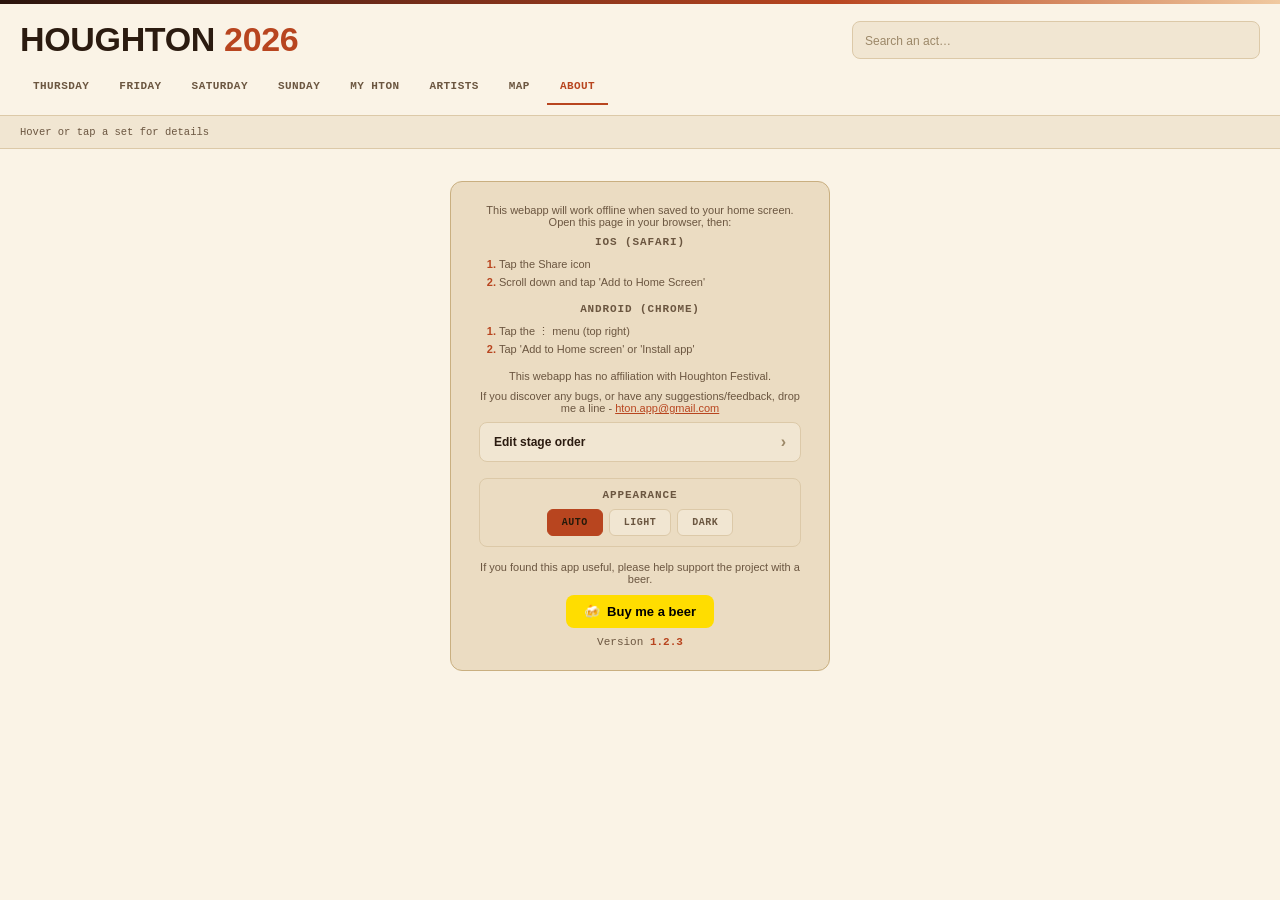
<file: index.html>
<!DOCTYPE html>
<html lang="en">
<head>
<meta charset="UTF-8" />
<meta name="viewport" content="width=device-width, initial-scale=1.0, viewport-fit=cover" />
<title>Houghton 2026 — Timetable</title>

<!-- Standard PWA -->
<link rel="manifest" href="manifest.webmanifest" />
<!-- Two theme-color tags so the browser chrome/status bar matches the OS's
     light/dark preference with zero flash before app.js even runs; app.js
     overrides both when the user manually forces a theme instead of "auto". -->
<meta name="theme-color" id="themeColorDark" content="#160D0A" media="(prefers-color-scheme: dark)" />
<meta name="theme-color" id="themeColorLight" content="#FAF3E6" media="(prefers-color-scheme: light)" />

<!-- iOS Safari: there is no manifest install prompt on iOS, these tags are what
     actually make "Add to Home Screen" behave like an app instead of a bookmark -->
<meta name="apple-mobile-web-app-capable" content="yes" />
<meta name="apple-mobile-web-app-status-bar-style" content="black-translucent" />
<meta name="apple-mobile-web-app-title" content="Houghton 2026" />
<link rel="apple-touch-icon" href="icons/icon-192.png" />

<link rel="icon" type="image/png" sizes="192x192" href="icons/icon-192.png" />
<link rel="icon" type="image/png" sizes="512x512" href="icons/icon-512.png" />

<link rel="stylesheet" href="style.css" />
</head>
<body>
<div class="dawnbar"></div>
<header>
  <div class="titlerow">
    <h1 id="pageTitle">Houghton <span>2026</span></h1>
    <div class="search-wrap">
      <input type="search" id="searchInput" placeholder="Search an act…" />
      <button type="button" class="search-clear" id="searchClear" aria-label="Clear search">&times;</button>
    </div>
  </div>
  <div class="toprow">
    <div class="tabs" id="dayTabs"></div>
    <span class="tabs-scroll-hint tabs-scroll-hint-left" id="tabsScrollHintLeft" aria-hidden="true">&lsaquo;</span>
    <span class="tabs-scroll-hint tabs-scroll-hint-right" id="tabsScrollHintRight" aria-hidden="true">&rsaquo;</span>
  </div>
</header>

<div class="detailbar" id="detailBar">Hover or tap a set for details</div>

<div class="gridscroll" id="gridScroll">
  <div class="gridinner" id="gridInner"></div>
</div>

<div class="scheduleview" id="scheduleView">
  <div class="schedule-toggle" id="scheduleToggle">
    <button class="schedule-toggle-btn active" data-mode="list">List</button>
    <button class="schedule-toggle-btn" data-mode="timetable">Timetable</button>
  </div>
  <div id="scheduleList"></div>
  <div class="gridscroll" id="scheduleGridScroll" style="display:none;">
    <div class="gridinner" id="scheduleGridInner"></div>
  </div>
</div>

<div class="artistsview" id="artistsView">
  <button type="button" class="artist-back-btn" id="artistBackBtn" style="display:none;">&lsaquo; Back</button>
  <div class="artists-search-wrap">
    <!-- Inner .search-wrap hugs the input so the absolutely-positioned clear
         button anchors to the input's edge, not to this wrapper's padding. -->
    <div class="search-wrap">
      <input type="search" id="artistsSearchInput" placeholder="Search an artist…" />
      <button type="button" class="search-clear" id="artistsSearchClear" aria-label="Clear search">&times;</button>
    </div>
  </div>
  <div id="artistsList"></div>
</div>

<div class="mapview" id="mapView">
  <div class="map-toolbar">
    <button type="button" class="map-zoom-btn" id="mapZoomOutBtn" aria-label="Zoom out">&minus;</button>
    <button type="button" class="map-zoom-btn" id="mapResetBtn">Reset</button>
    <button type="button" class="map-zoom-btn" id="mapZoomInBtn" aria-label="Zoom in">+</button>
  </div>
  <div class="map-viewport" id="mapViewport">
    <img src="HTN26-MAP-140x140cm-1-2048x2048.png" alt="Houghton 2026 festival site map" id="mapImage" draggable="false" />
  </div>
</div>

<div class="aboutview" id="aboutView">
  <div class="about-card">
    <p>This webapp will work offline when saved to your home screen. Open this page in your browser, then:</p>
    <p class="theme-toggle-label">iOS (Safari)</p>
    <ol class="about-steps">
      <li>Tap the Share icon</li>
      <li>Scroll down and tap 'Add to Home Screen'</li>
    </ol>
    <p class="theme-toggle-label">Android (Chrome)</p>
    <ol class="about-steps">
      <li>Tap the &#8942; menu (top right)</li>
      <li>Tap 'Add to Home screen' or 'Install app'</li>
    </ol>
    <p>This webapp has no affiliation with Houghton Festival.</p>
    <p>If you discover any bugs, or have any suggestions/feedback, drop me a line - <a href="mailto:hton.app@gmail.com">hton.app@gmail.com</a></p>
    <!-- Hidden automatically when whatsnew.js has nothing to report, so next
         year's lineup does not ship with a stale "New Timetable" link. -->
    <button type="button" class="settings-row settings-row-new" id="whatsNewRow" style="display:none;">
      <span>New Timetable Changes</span>
      <span class="settings-row-chevron">&rsaquo;</span>
    </button>
    <button type="button" class="settings-row" id="stageOrderOpenBtn">
      <span>Edit stage order</span>
      <span class="settings-row-chevron">&rsaquo;</span>
    </button>
    <div class="theme-toggle-group">
      <p class="theme-toggle-label">Appearance</p>
      <div class="theme-toggle" id="themeToggle">
        <button class="theme-toggle-btn" data-theme-mode="auto">Auto</button>
        <button class="theme-toggle-btn" data-theme-mode="light">Light</button>
        <button class="theme-toggle-btn" data-theme-mode="dark">Dark</button>
      </div>
    </div>
    <p>If you found this app useful, please help support the project with a beer.</p>
    <!-- Deliberately a plain link, not Buy Me a Coffee's official button
         script. That script is built on document.write(), so it only works as
         a parser-blocking synchronous cross-origin script — with no signal
         (airplane mode) parsing stalled here and data.js/artists.js/app.js
         below never ran, leaving the page dead. Marking it async silently
         breaks the widget instead (document.write is a no-op once parsing is
         done), so there is no version of the widget that is safe offline.
         This also drops a third-party script execution and the Google Font
         it injected. -->
    <a class="bmc-btn" href="https://buymeacoffee.com/hton.app" target="_blank" rel="noopener">
      <span aria-hidden="true">&#127867;</span>Buy me a beer
    </a>
    <p class="about-version">Version <strong id="appVersionLabel">—</strong></p>
  </div>
</div>

<!-- Reuses the stage-order overlay pattern rather than being a separate page:
     it stays inside the app so it works offline with no extra precached
     document, and closing it returns you exactly where you were. -->
<div class="stage-order-overlay" id="whatsNewOverlay">
  <div class="stage-order-sheet-header">
    <span id="whatsNewTitle">New Timetable</span>
    <button type="button" class="whatsnew-close" id="whatsNewCloseBtn" aria-label="Close">&times;</button>
  </div>
  <p class="stage-order-hint" id="whatsNewNote"></p>
  <div class="stage-order-list" id="whatsNewBody"></div>
</div>

<div class="stage-order-overlay" id="stageOrderOverlay">
  <div class="stage-order-sheet-header">
    <span>Stage order</span>
    <button type="button" class="stage-order-done" id="stageOrderDoneBtn">Done</button>
  </div>
  <p class="stage-order-hint">Drag to rearrange — applies to both the main grid and My Hton.</p>
  <div class="stage-order-list" id="stageOrderList"></div>
</div>

<div class="starmenu" id="starMenu">
  <button data-level="1">★ Must see</button>
  <button data-level="2">☆ Could see</button>
  <button data-level="3">⇄ Clash backup</button>
  <button data-level="0" class="clearbtn">Clear favourite</button>
</div>

<script src="data.js"></script>
<script src="whatsnew.js"></script>
<script src="artists.js"></script>
<script src="app.js"></script>

<!-- Privacy-friendly, cookie-free visit counter (GoatCounter). Cross-origin and
     async, so it's a no-op offline — never blocks the app or gets cached by sw.js. -->
<script data-goatcounter="https://london1754.goatcounter.com/count"
        async src="//gc.zgo.at/count.js"></script>
</body>
</html>
</file>
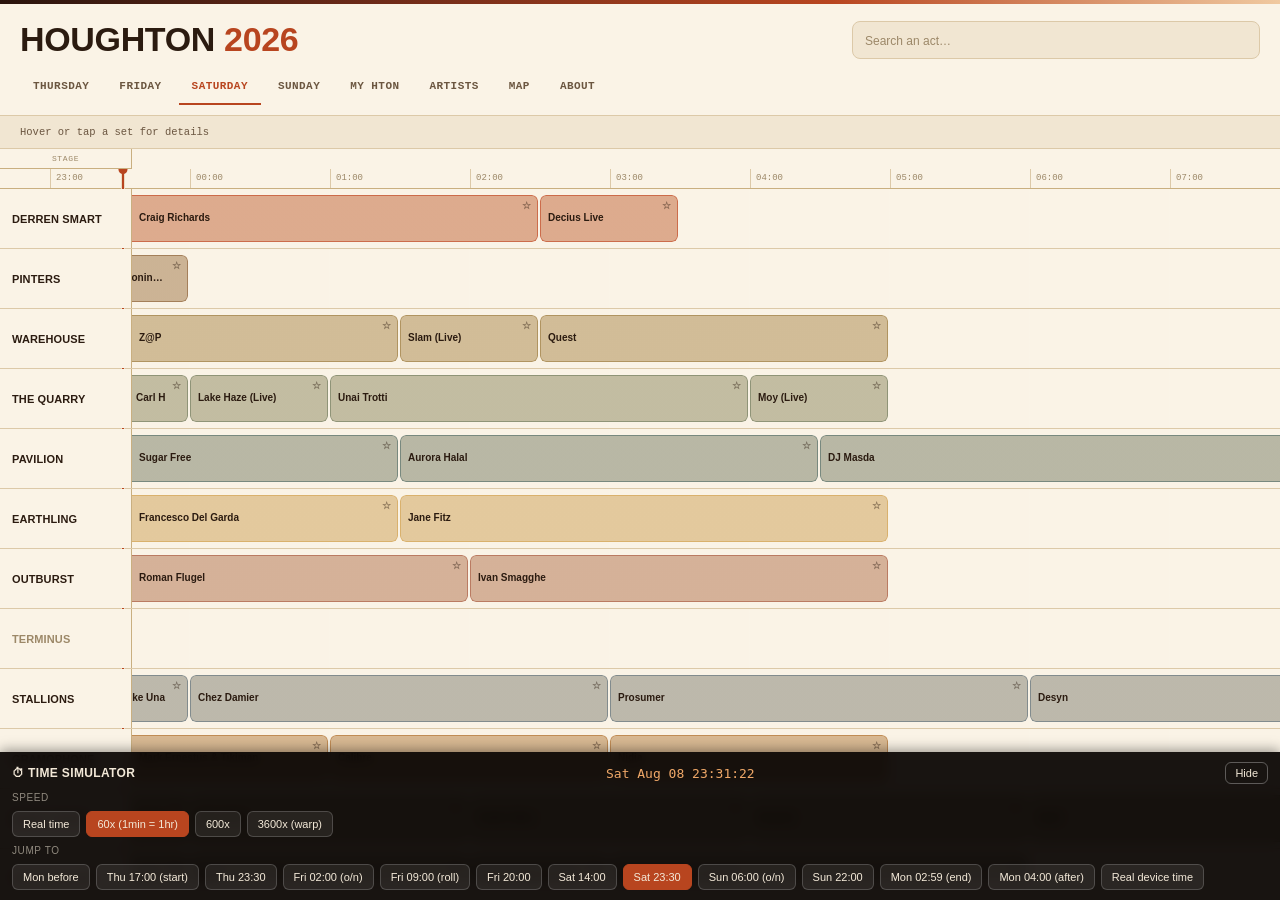
<file: simulate.html>
<!DOCTYPE html>
<html lang="en">
<head>
<meta charset="UTF-8" />
<meta name="viewport" content="width=device-width, initial-scale=1.0, viewport-fit=cover" />
<title>Houghton 2026 — Time Simulator</title>
<meta name="robots" content="noindex, nofollow" />

<!-- Not linked from the real app anywhere — this is a testing tool for
     checking the now-line on a real phone, not something festival-goers
     should stumble into. It reuses the exact same index.html/style.css/app.js
     as the live site; the only difference is the Date override below and the
     control panel appended at the bottom, so what you see here is a true
     preview of the real app's behaviour, not a separate mockup. -->

<link rel="manifest" href="manifest.webmanifest" />
<meta name="theme-color" id="themeColorDark" content="#160D0A" media="(prefers-color-scheme: dark)" />
<meta name="theme-color" id="themeColorLight" content="#FAF3E6" media="(prefers-color-scheme: light)" />
<meta name="apple-mobile-web-app-capable" content="yes" />
<meta name="apple-mobile-web-app-status-bar-style" content="black-translucent" />
<link rel="apple-touch-icon" href="icons/icon-192.png" />
<link rel="icon" type="image/png" sizes="192x192" href="icons/icon-192.png" />
<link rel="icon" type="image/png" sizes="512x512" href="icons/icon-512.png" />
<link rel="stylesheet" href="style.css" />

<style>
  /* Simulator control panel — kept separate from style.css since this page
     never ships as part of the real app experience. */
  #simPanel{
    position:fixed; left:0; right:0; bottom:0; z-index:500;
    background:rgba(10,6,4,0.94); color:#F3E9D8; backdrop-filter:blur(6px);
    font-family:-apple-system,BlinkMacSystemFont,'Segoe UI',sans-serif;
    padding:10px 12px calc(10px + env(safe-area-inset-bottom)) 12px;
    box-shadow:0 -2px 12px rgba(0,0,0,0.4);
  }
  #simPanel.collapsed .simBody{ display:none; }
  #simHeader{ display:flex; align-items:center; justify-content:space-between; gap:8px; }
  #simHeader strong{ font-size:12px; letter-spacing:0.03em; }
  #simClock{ font-family:ui-monospace,Menlo,monospace; font-size:13px; color:#F0A868; }
  #simToggle{
    background:none; border:1px solid rgba(255,255,255,0.3); color:#F3E9D8;
    border-radius:6px; font-size:11px; padding:4px 9px; cursor:pointer;
  }
  .simRow{ display:flex; flex-wrap:wrap; gap:6px; margin-top:8px; }
  .simRow p{ width:100%; margin:0 0 2px 0; font-size:10px; text-transform:uppercase;
    letter-spacing:0.06em; color:rgba(243,233,216,0.55); }
  .simBtn{
    background:rgba(255,255,255,0.08); border:1px solid rgba(255,255,255,0.18); color:#F3E9D8;
    border-radius:6px; font-size:11px; padding:6px 10px; cursor:pointer; white-space:nowrap;
  }
  .simBtn:active{ background:rgba(255,255,255,0.2); }
  .simBtn.active{ background:#B8451F; border-color:#B8451F; }
</style>
</head>
<body>
<div class="dawnbar"></div>
<header>
  <div class="titlerow">
    <h1 id="pageTitle">Houghton <span>2026</span></h1>
    <div class="search-wrap">
      <input type="search" id="searchInput" placeholder="Search an act…" />
      <button type="button" class="search-clear" id="searchClear" aria-label="Clear search">&times;</button>
    </div>
  </div>
  <div class="toprow">
    <div class="tabs" id="dayTabs"></div>
    <span class="tabs-scroll-hint tabs-scroll-hint-left" id="tabsScrollHintLeft" aria-hidden="true">&lsaquo;</span>
    <span class="tabs-scroll-hint tabs-scroll-hint-right" id="tabsScrollHintRight" aria-hidden="true">&rsaquo;</span>
  </div>
</header>

<div class="detailbar" id="detailBar">Hover or tap a set for details</div>

<div class="gridscroll" id="gridScroll">
  <div class="gridinner" id="gridInner"></div>
</div>

<div class="scheduleview" id="scheduleView">
  <div class="schedule-toggle" id="scheduleToggle">
    <button class="schedule-toggle-btn active" data-mode="list">List</button>
    <button class="schedule-toggle-btn" data-mode="timetable">Timetable</button>
  </div>
  <div id="scheduleList"></div>
  <div class="gridscroll" id="scheduleGridScroll" style="display:none;">
    <div class="gridinner" id="scheduleGridInner"></div>
  </div>
</div>

<div class="artistsview" id="artistsView">
  <button type="button" class="artist-back-btn" id="artistBackBtn" style="display:none;">&lsaquo; Back</button>
  <div class="artists-search-wrap">
    <div class="search-wrap">
      <input type="search" id="artistsSearchInput" placeholder="Search an artist…" />
      <button type="button" class="search-clear" id="artistsSearchClear" aria-label="Clear search">&times;</button>
    </div>
  </div>
  <div id="artistsList"></div>
</div>

<div class="mapview" id="mapView">
  <div class="map-toolbar">
    <button type="button" class="map-zoom-btn" id="mapZoomOutBtn" aria-label="Zoom out">&minus;</button>
    <button type="button" class="map-zoom-btn" id="mapResetBtn">Reset</button>
    <button type="button" class="map-zoom-btn" id="mapZoomInBtn" aria-label="Zoom in">+</button>
  </div>
  <div class="map-viewport" id="mapViewport">
    <img src="HTN26-MAP-140x140cm-1-2048x2048.png" alt="Houghton 2026 festival site map" id="mapImage" draggable="false" />
  </div>
</div>

<div class="aboutview" id="aboutView">
  <div class="about-card">
    <p>This webapp will work offline when saved to your home screen. Open this page in your browser, then:</p>
    <p class="theme-toggle-label">iOS (Safari)</p>
    <ol class="about-steps">
      <li>Tap the Share icon</li>
      <li>Scroll down and tap 'Add to Home Screen'</li>
    </ol>
    <p class="theme-toggle-label">Android (Chrome)</p>
    <ol class="about-steps">
      <li>Tap the &#8942; menu (top right)</li>
      <li>Tap 'Add to Home screen' or 'Install app'</li>
    </ol>
    <p>This webapp has no affiliation with Houghton Festival.</p>
    <p>If you discover any bugs, or have any suggestions/feedback, drop me a line - <a href="mailto:hton.app@gmail.com">hton.app@gmail.com</a></p>
    <button type="button" class="settings-row settings-row-new" id="whatsNewRow" style="display:none;">
      <span>New Timetable Changes</span>
      <span class="settings-row-chevron">&rsaquo;</span>
    </button>
    <button type="button" class="settings-row" id="stageOrderOpenBtn">
      <span>Edit stage order</span>
      <span class="settings-row-chevron">&rsaquo;</span>
    </button>
    <div class="theme-toggle-group">
      <p class="theme-toggle-label">Appearance</p>
      <div class="theme-toggle" id="themeToggle">
        <button class="theme-toggle-btn" data-theme-mode="auto">Auto</button>
        <button class="theme-toggle-btn" data-theme-mode="light">Light</button>
        <button class="theme-toggle-btn" data-theme-mode="dark">Dark</button>
      </div>
    </div>
    <p>If you found this app useful, please help support the project with a beer.</p>
    <a class="bmc-btn" href="https://buymeacoffee.com/hton.app" target="_blank" rel="noopener">
      <span aria-hidden="true">&#127867;</span>Buy me a beer
    </a>
    <p class="about-version">Version <strong id="appVersionLabel">—</strong></p>
  </div>
</div>

<div class="stage-order-overlay" id="whatsNewOverlay">
  <div class="stage-order-sheet-header">
    <span id="whatsNewTitle">New Timetable</span>
    <button type="button" class="whatsnew-close" id="whatsNewCloseBtn" aria-label="Close">&times;</button>
  </div>
  <p class="stage-order-hint" id="whatsNewNote"></p>
  <div class="stage-order-list" id="whatsNewBody"></div>
</div>

<div class="stage-order-overlay" id="stageOrderOverlay">
  <div class="stage-order-sheet-header">
    <span>Stage order</span>
    <button type="button" class="stage-order-done" id="stageOrderDoneBtn">Done</button>
  </div>
  <p class="stage-order-hint">Drag to rearrange — applies to both the main grid and My Hton.</p>
  <div class="stage-order-list" id="stageOrderList"></div>
</div>

<div class="starmenu" id="starMenu">
  <button data-level="1">★ Must see</button>
  <button data-level="2">☆ Could see</button>
  <button data-level="3">⇄ Clash backup</button>
  <button data-level="0" class="clearbtn">Clear favourite</button>
</div>

<div id="simPanel">
  <div id="simHeader">
    <strong>⏱ TIME SIMULATOR</strong>
    <span id="simClock">—</span>
    <button type="button" id="simToggle">Hide</button>
  </div>
  <div class="simBody">
    <div class="simRow" id="simSpeedRow">
      <p>Speed</p>
    </div>
    <div class="simRow" id="simJumpRow">
      <p>Jump to</p>
    </div>
  </div>
</div>

<script>
  // ---------- Fake clock, installed before data.js/app.js ever run ----------
  (function(){
    const RealDate = Date;
    const params = new URLSearchParams(location.search);

    // [year, month(0-based), day, hour, minute]. Matches app.js's own
    // FESTIVAL_DATES: Thu 6 - Sun 9 Aug 2026.
    const PRESETS = [
      ['before',  'Mon before',        [2026,7,3,12,0]],
      ['thu17',   'Thu 17:00 (start)', [2026,7,6,17,0]],
      ['thu23',   'Thu 23:30',         [2026,7,6,23,30]],
      ['fri02',   'Fri 02:00 (o/n)',   [2026,7,7,2,0]],
      ['fri09',   'Fri 09:00 (roll)',  [2026,7,7,9,0]],
      ['fri20',   'Fri 20:00',         [2026,7,7,20,0]],
      ['sat14',   'Sat 14:00',         [2026,7,8,14,0]],
      ['sat23',   'Sat 23:30',         [2026,7,8,23,30]],
      ['sun06',   'Sun 06:00 (o/n)',   [2026,7,9,6,0]],
      ['sun22',   'Sun 22:00',         [2026,7,9,22,0]],
      ['mon02',   'Mon 02:59 (end)',   [2026,7,10,2,59]],
      ['mon04',   'Mon 04:00 (after)', [2026,7,10,4,0]],
      ['real',    'Real device time',  null],
    ];
    const presetMap = Object.fromEntries(PRESETS.map(p => [p[0], p]));

    let activeKey = params.has('real') ? 'real' : (presetMap[params.get('t')] ? params.get('t') : 'sat23');
    let speed = Math.max(0, parseFloat(params.get('speed') || '60')) || 60;
    let fakeBase, realBase;

    function anchor(key){
      activeKey = key;
      const preset = presetMap[key] || presetMap.sat23;
      fakeBase = preset[2] ? new RealDate(...preset[2]).getTime() : RealDate.now();
      realBase = RealDate.now();
    }
    anchor(activeKey);

    function fakeNow(){
      if(activeKey === 'real') return RealDate.now();
      return fakeBase + (RealDate.now() - realBase) * speed;
    }

    class FakeDate extends RealDate {
      constructor(...args){
        if(args.length === 0) super(fakeNow());
        else super(...args);
      }
      static now(){ return fakeNow(); }
    }
    window.Date = FakeDate;

    window.__sim = {
      PRESETS, activeKey: () => activeKey, speed: () => speed,
      jump(key){ anchor(key); },
      setSpeed(s){
        // Re-anchor at the current fake instant first, so changing speed
        // never causes a visible jump in the displayed time.
        const now = fakeNow();
        fakeBase = now; realBase = RealDate.now();
        speed = s;
      },
      fakeNow,
    };

    // app.js redraws the now-line on its own 30s interval and on 'resize'.
    // At high speed that would make the line leap in big steps rather than
    // visibly glide, so force much more frequent redraws here regardless of
    // speed, purely by reusing the same hook app.js already listens on.
    setInterval(()=> window.dispatchEvent(new Event('resize')), 400);
  })();
</script>

<script src="data.js"></script>
<script src="whatsnew.js"></script>
<script src="artists.js"></script>
<script src="app.js"></script>

<script>
  // ---------- Control panel wiring (after app.js so the grid already exists) ----------
  (function(){
    const clockEl = document.getElementById('simClock');
    const speedRow = document.getElementById('simSpeedRow');
    const jumpRow = document.getElementById('simJumpRow');
    const panel = document.getElementById('simPanel');
    const toggle = document.getElementById('simToggle');

    const SPEEDS = [1, 60, 600, 3600];
    function speedLabel(s){
      if(s === 1) return 'Real time';
      if(s === 60) return '60x (1min = 1hr)';
      if(s === 600) return '600x';
      return '3600x (warp)';
    }
    SPEEDS.forEach(s => {
      const b = document.createElement('button');
      b.type = 'button'; b.className = 'simBtn'; b.textContent = speedLabel(s);
      b.addEventListener('click', ()=>{
        window.__sim.setSpeed(s);
        [...speedRow.querySelectorAll('.simBtn')].forEach(x=>x.classList.remove('active'));
        b.classList.add('active');
      });
      if(s === window.__sim.speed()) b.classList.add('active');
      speedRow.appendChild(b);
    });

    window.__sim.PRESETS.forEach(([key,label])=>{
      const b = document.createElement('button');
      b.type = 'button'; b.className = 'simBtn'; b.textContent = label;
      b.addEventListener('click', ()=>{
        window.__sim.jump(key);
        [...jumpRow.querySelectorAll('.simBtn')].forEach(x=>x.classList.remove('active'));
        b.classList.add('active');
        window.dispatchEvent(new Event('resize'));
      });
      if(key === window.__sim.activeKey()) b.classList.add('active');
      jumpRow.appendChild(b);
    });

    function fmt(ms){
      // Build with the real, un-overridden Date (the parent class FakeDate
      // extends) so formatting a simulated instant doesn't itself get
      // reinterpreted through the fake clock.
      const real = new (Object.getPrototypeOf(window.Date))(ms);
      return real.toDateString().slice(0,10) + ' ' +
        String(real.getHours()).padStart(2,'0') + ':' +
        String(real.getMinutes()).padStart(2,'0') + ':' +
        String(real.getSeconds()).padStart(2,'0');
    }
    setInterval(()=>{ clockEl.textContent = fmt(window.__sim.fakeNow()); }, 200);

    toggle.addEventListener('click', ()=>{
      panel.classList.toggle('collapsed');
      toggle.textContent = panel.classList.contains('collapsed') ? 'Show' : 'Hide';
    });
  })();
</script>

</body>
</html>
</file>
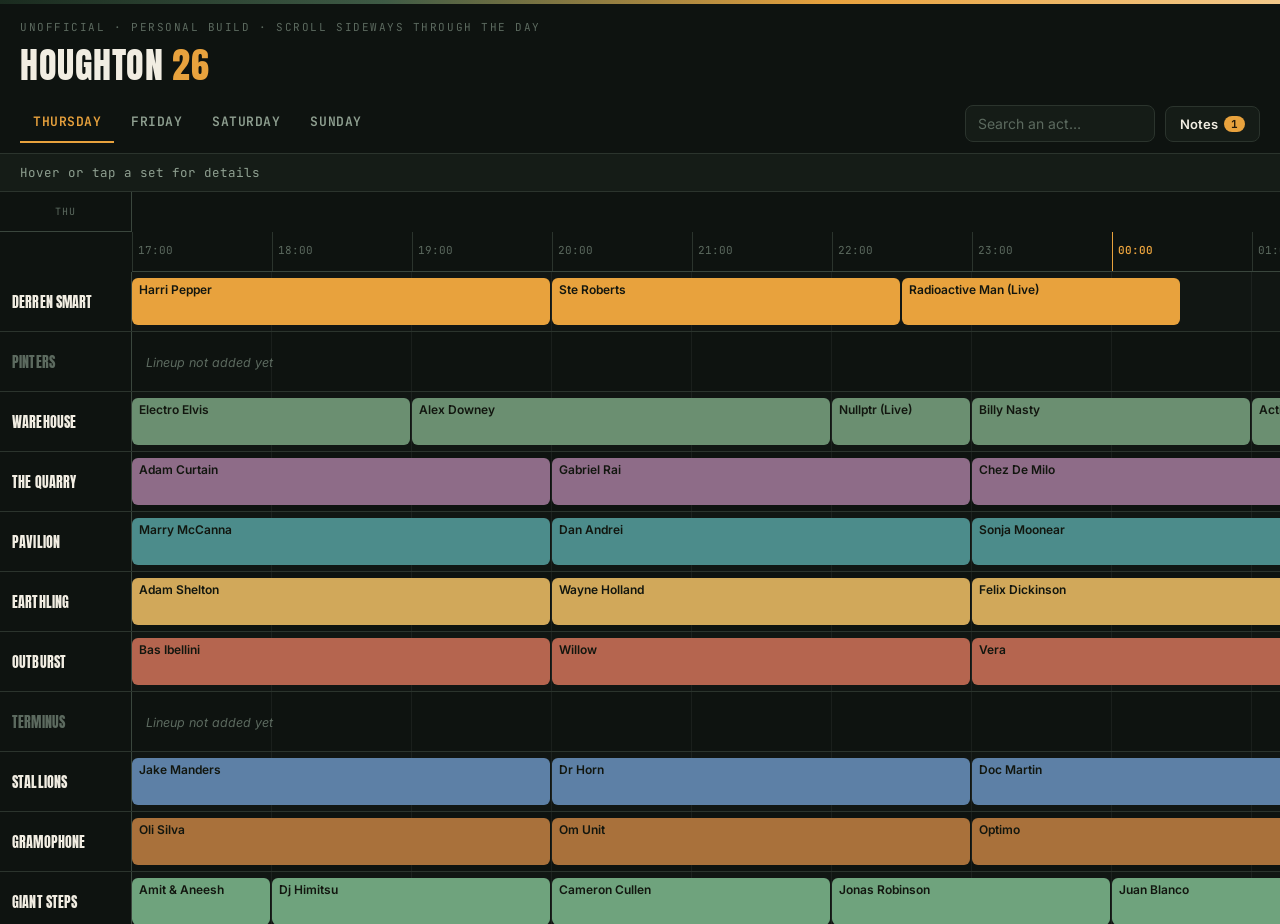
<file: archive/original-claude-artifact.html>
<!DOCTYPE html>
<html lang="en">
<head>
<meta charset="UTF-8" />
<meta name="viewport" content="width=device-width, initial-scale=1.0" />
<title>Houghton 26 — Timetable</title>
<link rel="preconnect" href="https://fonts.googleapis.com">
<link rel="preconnect" href="https://fonts.gstatic.com" crossorigin>
<link href="https://fonts.googleapis.com/css2?family=Anton&family=Inter:wght@400;500;600;700;800&family=JetBrains+Mono:wght@500;600&display=swap" rel="stylesheet">
<style>
  :root{
    --bg:#0E1310;
    --bg-raised:#151C17;
    --bg-card:#182019;
    --line:#2B342D;
    --line-strong:#3A463D;
    --text:#F1EDE2;
    --text-muted:#8FA091;
    --text-faint:#5C6A5F;
    --amber:#E8A23D;
    --forest:#3E5A45;
    --dusk:#C97B63;
    --label-w:132px;
    --row-h:60px;
    --px-per-hour:140px;
  }
  *{box-sizing:border-box;}
  html,body{margin:0;padding:0;}
  body{
    background:var(--bg); color:var(--text); font-family:'Inter',sans-serif;
    min-height:100vh; -webkit-font-smoothing:antialiased;
  }
  .dawnbar{ height:4px; width:100%;
    background:linear-gradient(90deg,#1a2b1f 0%, var(--forest) 30%, var(--amber) 65%, #f3c98a 100%); }
  header{
    background:var(--bg); border-bottom:1px solid var(--line);
    padding:16px 20px 0 20px;
  }
  .eyebrow{
    font-family:'JetBrains Mono',monospace; font-size:11px; letter-spacing:0.14em;
    text-transform:uppercase; color:var(--text-faint); margin:0 0 4px 0;
  }
  h1{
    font-family:'Anton',sans-serif; font-weight:400; letter-spacing:0.02em;
    font-size:clamp(24px,4.5vw,36px); margin:0 0 12px 0; text-transform:uppercase;
  }
  h1 span{color:var(--amber);}
  .toprow{ display:flex; align-items:center; justify-content:space-between; gap:12px; flex-wrap:wrap; padding-bottom:10px; }
  .tabs{ display:flex; gap:4px; }
  .tab{
    font-family:'JetBrains Mono',monospace; font-size:13px; font-weight:600; letter-spacing:0.04em;
    text-transform:uppercase; background:none; border:none; cursor:pointer; color:var(--text-muted);
    padding:9px 13px 11px 13px; border-bottom:2px solid transparent; transition:color .15s, border-color .15s;
  }
  .tab:hover{color:var(--text);}
  .tab.active{color:var(--amber); border-bottom-color:var(--amber);}
  .controls{ display:flex; gap:10px; align-items:center; }
  input[type="search"]{
    background:var(--bg-raised); border:1px solid var(--line); color:var(--text);
    font-family:'Inter',sans-serif; font-size:14px; padding:9px 12px; border-radius:8px; width:190px; outline:none;
  }
  input[type="search"]::placeholder{color:var(--text-faint);}
  input[type="search"]:focus{border-color:var(--amber);}
  .notesbtn{
    font-family:'Inter',sans-serif; font-weight:600; font-size:13px; background:var(--bg-raised); color:var(--text);
    border:1px solid var(--line); padding:9px 14px; border-radius:8px; cursor:pointer;
    display:flex; align-items:center; gap:6px; white-space:nowrap;
  }
  .notesbtn:hover{border-color:var(--amber); color:var(--amber);}
  .notecount{ background:var(--amber); color:#241a0a; font-size:11px; font-weight:700; border-radius:20px; padding:1px 7px; font-family:'JetBrains Mono',monospace; }

  .detailbar{
    font-family:'JetBrains Mono',monospace; font-size:12.5px; color:var(--text-muted);
    padding:10px 20px; border-bottom:1px solid var(--line); background:var(--bg-raised);
    min-height:16px; white-space:nowrap; overflow:hidden; text-overflow:ellipsis;
  }
  .detailbar strong{ color:var(--amber); font-weight:600; }

  .gridscroll{
    overflow:auto;
    max-height:calc(100vh - 168px);
    position:relative;
    cursor:grab;
  }
  .gridscroll.dragging{ cursor:grabbing; user-select:none; }
  .gridinner{ position:relative; }

  .corner{
    position:sticky; top:0; left:0; z-index:15;
    width:var(--label-w); height:40px;
    background:var(--bg); border-bottom:1px solid var(--line-strong); border-right:1px solid var(--line-strong);
    display:flex; align-items:center; justify-content:center;
    font-family:'JetBrains Mono',monospace; font-size:10px; color:var(--text-faint); text-transform:uppercase; letter-spacing:0.08em;
  }
  .ruler{
    position:sticky; top:0; z-index:8; height:40px;
    margin-left:var(--label-w);
    background:var(--bg); border-bottom:1px solid var(--line-strong);
  }
  .tick{
    position:absolute; top:0; height:100%; border-left:1px solid var(--line);
    font-family:'JetBrains Mono',monospace; font-size:11px; color:var(--text-faint);
    padding-left:5px; padding-top:11px; white-space:nowrap;
  }
  .tick.daybreak{ border-left:1px solid var(--amber); color:var(--amber); font-weight:600; }

  .stagerow{ display:flex; height:var(--row-h); border-bottom:1px solid var(--line); }
  .stagerow:nth-child(odd) .lane{ background:rgba(255,255,255,0.012); }
  .stagelabel{
    position:sticky; left:0; z-index:6; width:var(--label-w); flex-shrink:0;
    background:var(--bg); border-right:1px solid var(--line-strong);
    display:flex; align-items:center; padding:0 12px;
    font-family:'Anton',sans-serif; font-weight:400; font-size:13.5px; text-transform:uppercase; letter-spacing:0.01em;
    color:var(--text);
  }
  .stagelabel.empty{ color:var(--text-faint); }
  .lane{ position:relative; flex:none; height:100%; background-image:var(--gridlines); }

  .block{
    position:absolute; top:6px; bottom:6px;
    border-radius:6px; overflow:hidden; padding:4px 7px;
    font-size:12px; line-height:1.25; color:#12160f; font-weight:600;
    cursor:pointer; transition:filter .1s ease, outline-color .1s ease;
    outline:2px solid transparent; outline-offset:1px;
    white-space:nowrap; text-overflow:ellipsis;
  }
  .block:hover, .block:focus-visible{ filter:brightness(1.12); z-index:2; }
  .block.match{ outline-color:var(--amber); }
  .block.dim{ opacity:0.28; }
  .block.tiny{ padding:0; }

  .empty-note{
    position:absolute; top:50%; left:14px; transform:translateY(-50%);
    font-size:12.5px; color:var(--text-faint); font-style:italic; white-space:nowrap;
  }

  /* Notes panel */
  .overlay{ position:fixed; inset:0; background:rgba(0,0,0,0.5); opacity:0; pointer-events:none; transition:opacity .2s ease; z-index:30; }
  .overlay.open{ opacity:1; pointer-events:auto; }
  .panel{
    position:fixed; top:0; right:0; height:100%; width:min(360px,90vw);
    background:var(--bg-raised); border-left:1px solid var(--line);
    transform:translateX(100%); transition:transform .25s ease; z-index:31;
    display:flex; flex-direction:column;
  }
  .panel.open{ transform:translateX(0); }
  .panel-head{ padding:18px; border-bottom:1px solid var(--line); display:flex; align-items:center; justify-content:space-between; }
  .panel-head h2{ font-family:'Anton',sans-serif; font-weight:400; text-transform:uppercase; font-size:20px; margin:0; color:var(--amber); }
  .closebtn{ background:none; border:none; color:var(--text-muted); font-size:20px; cursor:pointer; line-height:1; }
  .closebtn:hover{ color:var(--text); }
  .panel-body{ padding:16px 18px; overflow-y:auto; flex:1; }
  .panel-sub{ font-size:12.5px; color:var(--text-muted); margin:0 0 16px 0; line-height:1.5; }
  .note-item{ background:var(--bg-card); border:1px solid var(--line); border-radius:8px; padding:12px; margin-bottom:10px; }
  .note-meta{ display:flex; justify-content:space-between; align-items:center; margin-bottom:6px; }
  .note-tag{ font-family:'JetBrains Mono',monospace; font-size:11px; color:var(--dusk); font-weight:600; }
  .note-actions button{ background:none; border:none; color:var(--text-faint); cursor:pointer; font-size:12px; margin-left:8px; }
  .note-actions button:hover{ color:var(--amber); }
  .note-text{ font-size:13.5px; line-height:1.4; }
  .addform{ margin-top:18px; padding-top:16px; border-top:1px solid var(--line); }
  .addform label{ display:block; font-family:'JetBrains Mono',monospace; font-size:11px; text-transform:uppercase; letter-spacing:0.06em; color:var(--text-faint); margin:10px 0 4px 0; }
  .addform select, .addform input, .addform textarea{
    width:100%; background:var(--bg-card); border:1px solid var(--line); color:var(--text);
    font-family:'Inter',sans-serif; font-size:13.5px; padding:8px 10px; border-radius:6px; outline:none;
  }
  .addform select:focus, .addform input:focus, .addform textarea:focus{ border-color:var(--amber); }
  .addform textarea{ resize:vertical; min-height:56px; }
  .addbtn{ margin-top:12px; width:100%; background:var(--amber); color:#241a0a; border:none; font-family:'Inter',sans-serif; font-weight:700; font-size:13.5px; padding:10px; border-radius:6px; cursor:pointer; }
  .addbtn:hover{ filter:brightness(1.08); }
  .empty-notes{ color:var(--text-faint); font-size:13px; font-style:italic; }
  ::-webkit-scrollbar{ width:10px; height:10px; }
  ::-webkit-scrollbar-thumb{ background:var(--line-strong); border-radius:5px; }
  ::-webkit-scrollbar-track{ background:var(--bg); }

  @media (max-width:600px){
    :root{ --label-w:100px; --row-h:52px; --px-per-hour:110px; }
    .controls{ width:100%; }
    input[type="search"]{ flex:1; width:auto; }
  }
</style>
</head>
<body>
<div class="dawnbar"></div>
<header>
  <p class="eyebrow">Unofficial · personal build · scroll sideways through the day</p>
  <h1>Houghton <span>26</span></h1>
  <div class="toprow">
    <div class="tabs" id="dayTabs"></div>
    <div class="controls">
      <input type="search" id="searchInput" placeholder="Search an act…" />
      <button class="notesbtn" id="notesToggle">Notes <span class="notecount" id="noteCount">0</span></button>
    </div>
  </div>
</header>

<div class="detailbar" id="detailBar">Hover or tap a set for details</div>

<div class="gridscroll" id="gridScroll">
  <div class="gridinner" id="gridInner"></div>
</div>

<div class="overlay" id="overlay"></div>
<div class="panel" id="notesPanel">
  <div class="panel-head">
    <h2>Notes</h2>
    <button class="closebtn" id="closePanel">&times;</button>
  </div>
  <div class="panel-body">
    <p class="panel-sub">Personal reminders for the weekend, eat, sleep, queue times, meet-ups, whatever's useful. These aren't acts, just notes to yourself. Stored on this device.</p>
    <div id="notesList"></div>
    <div class="addform">
      <label for="noteDay">Day</label>
      <select id="noteDay"></select>
      <label for="noteTime">Time (optional)</label>
      <input type="text" id="noteTime" placeholder="e.g. 17:30" />
      <label for="noteText">Note</label>
      <textarea id="noteText" placeholder="e.g. Eat before the queue builds up"></textarea>
      <button class="addbtn" id="addNoteBtn">Add note</button>
    </div>
  </div>
</div>

<script>
const HTON_DATA = {"stages": ["Derren Smart", "Pinters", "Warehouse", "The Quarry", "Pavilion", "Earthling", "Outburst", "Terminus", "Stallions", "Gramophone", "Giant Steps", "Lake/Orchard", "Armadilo"], "days": ["Thursday", "Friday", "Saturday", "Sunday"], "entries": [{"name": "Harri Pepper", "stage": "Derren Smart", "day": "Thursday", "begin": "17:00", "end": "20:00"}, {"name": "Ste Roberts", "stage": "Derren Smart", "day": "Thursday", "begin": "20:00", "end": "22:30"}, {"name": "Radioactive Man (Live)", "stage": "Derren Smart", "day": "Thursday", "begin": "22:30", "end": "00:30"}, {"name": "Adam Shelton", "stage": "Earthling", "day": "Thursday", "begin": "17:00", "end": "20:00"}, {"name": "Wayne Holland", "stage": "Earthling", "day": "Thursday", "begin": "20:00", "end": "23:00"}, {"name": "Felix Dickinson", "stage": "Earthling", "day": "Thursday", "begin": "23:00", "end": "02:00"}, {"name": "Amit & Aneesh", "stage": "Giant Steps", "day": "Thursday", "begin": "17:00", "end": "18:00"}, {"name": "Dj Himitsu", "stage": "Giant Steps", "day": "Thursday", "begin": "18:00", "end": "20:00"}, {"name": "Cameron Cullen", "stage": "Giant Steps", "day": "Thursday", "begin": "20:00", "end": "22:00"}, {"name": "Jonas Robinson", "stage": "Giant Steps", "day": "Thursday", "begin": "22:00", "end": "00:00"}, {"name": "Juan Blanco", "stage": "Giant Steps", "day": "Thursday", "begin": "00:00", "end": "02:00"}, {"name": "Oli Silva", "stage": "Gramophone", "day": "Thursday", "begin": "17:00", "end": "20:00"}, {"name": "Om Unit", "stage": "Gramophone", "day": "Thursday", "begin": "20:00", "end": "23:00"}, {"name": "Optimo", "stage": "Gramophone", "day": "Thursday", "begin": "23:00", "end": "02:00"}, {"name": "Bas Ibellini", "stage": "Outburst", "day": "Thursday", "begin": "17:00", "end": "20:00"}, {"name": "Willow", "stage": "Outburst", "day": "Thursday", "begin": "20:00", "end": "23:00"}, {"name": "Vera", "stage": "Outburst", "day": "Thursday", "begin": "23:00", "end": "02:00"}, {"name": "Marry McCanna", "stage": "Pavilion", "day": "Thursday", "begin": "17:00", "end": "20:00"}, {"name": "Dan Andrei", "stage": "Pavilion", "day": "Thursday", "begin": "20:00", "end": "23:00"}, {"name": "Sonja Moonear", "stage": "Pavilion", "day": "Thursday", "begin": "23:00", "end": "02:00"}, {"name": "Jake Manders", "stage": "Stallions", "day": "Thursday", "begin": "17:00", "end": "20:00"}, {"name": "Dr Horn", "stage": "Stallions", "day": "Thursday", "begin": "20:00", "end": "23:00"}, {"name": "Doc Martin", "stage": "Stallions", "day": "Thursday", "begin": "23:00", "end": "02:00"}, {"name": "Adam Curtain", "stage": "The Quarry", "day": "Thursday", "begin": "17:00", "end": "20:00"}, {"name": "Gabriel Rai", "stage": "The Quarry", "day": "Thursday", "begin": "20:00", "end": "23:00"}, {"name": "Chez De Milo", "stage": "The Quarry", "day": "Thursday", "begin": "23:00", "end": "02:00"}, {"name": "Electro Elvis", "stage": "Warehouse", "day": "Thursday", "begin": "17:00", "end": "19:00"}, {"name": "Alex Downey", "stage": "Warehouse", "day": "Thursday", "begin": "19:00", "end": "22:00"}, {"name": "Nullptr (Live)", "stage": "Warehouse", "day": "Thursday", "begin": "22:00", "end": "23:00"}, {"name": "Billy Nasty", "stage": "Warehouse", "day": "Thursday", "begin": "23:00", "end": "01:00"}, {"name": "Active Systems", "stage": "Warehouse", "day": "Thursday", "begin": "01:00", "end": "02:00"}, {"name": "Jake Manders", "stage": "Armadilo", "day": "Friday", "begin": "11:00", "end": "12:00"}, {"name": "Talk: Dezeen in conversation with Cella", "stage": "Armadilo", "day": "Friday", "begin": "12:00", "end": "13:00"}, {"name": "Midland (Ambient Set", "stage": "Armadilo", "day": "Friday", "begin": "13:00", "end": "14:00"}, {"name": "Talk: Ryan Gander with Craig Richards", "stage": "Armadilo", "day": "Friday", "begin": "14:00", "end": "15:00"}, {"name": "Vera", "stage": "Armadilo", "day": "Friday", "begin": "15:00", "end": "16:00"}, {"name": "Talk: RA Playing Favourites with Jane", "stage": "Armadilo", "day": "Friday", "begin": "16:00", "end": "17:00"}, {"name": "Gabriel Rai", "stage": "Armadilo", "day": "Friday", "begin": "17:00", "end": "18:00"}, {"name": "Baby Culture & E/Tape", "stage": "Armadilo", "day": "Friday", "begin": "18:00", "end": "19:00"}, {"name": "Hamish & Toby", "stage": "Derren Smart", "day": "Friday", "begin": "12:00", "end": "15:00"}, {"name": "Moxie", "stage": "Derren Smart", "day": "Friday", "begin": "15:00", "end": "17:30"}, {"name": "Midland", "stage": "Derren Smart", "day": "Friday", "begin": "17:30", "end": "20:00"}, {"name": "Jorg Kunig (Live)", "stage": "Derren Smart", "day": "Friday", "begin": "20:00", "end": "21:00"}, {"name": "Call Super", "stage": "Derren Smart", "day": "Friday", "begin": "21:00", "end": "23:30"}, {"name": "Josh Caffe (Live)", "stage": "Derren Smart", "day": "Friday", "begin": "23:30", "end": "00:30"}, {"name": "Sedef Adasi", "stage": "Derren Smart", "day": "Friday", "begin": "00:30", "end": "03:00"}, {"name": "Bas Ibellini", "stage": "Earthling", "day": "Friday", "begin": "12:00", "end": "14:00"}, {"name": "Johnny Rock", "stage": "Earthling", "day": "Friday", "begin": "14:00", "end": "16:00"}, {"name": "Rob Mello", "stage": "Earthling", "day": "Friday", "begin": "16:00", "end": "19:00"}, {"name": "Remi Mazet (Live)", "stage": "Earthling", "day": "Friday", "begin": "19:00", "end": "20:00"}, {"name": "H Foundation (HIPP-E & Halo)", "stage": "Earthling", "day": "Friday", "begin": "20:00", "end": "23:00"}, {"name": "Doc Martin", "stage": "Earthling", "day": "Friday", "begin": "23:00", "end": "02:00"}, {"name": "Raresh", "stage": "Earthling", "day": "Friday", "begin": "02:00", "end": "05:00"}, {"name": "Harri Pepper", "stage": "Giant Steps", "day": "Friday", "begin": "12:00", "end": "14:00"}, {"name": "Bill Brewster", "stage": "Giant Steps", "day": "Friday", "begin": "14:00", "end": "16:00"}, {"name": "Josh T & Dr Banana", "stage": "Giant Steps", "day": "Friday", "begin": "16:00", "end": "18:00"}, {"name": "Dave Harvey", "stage": "Giant Steps", "day": "Friday", "begin": "18:00", "end": "20:00"}, {"name": "Tristan Da Cunha", "stage": "Giant Steps", "day": "Friday", "begin": "20:00", "end": "22:00"}, {"name": "Kay Suzuki", "stage": "Giant Steps", "day": "Friday", "begin": "22:00", "end": "00:00"}, {"name": "Reda", "stage": "Giant Steps", "day": "Friday", "begin": "00:00", "end": "02:00"}, {"name": "Claude", "stage": "Giant Steps", "day": "Friday", "begin": "02:00", "end": "04:00"}, {"name": "Fabien", "stage": "Giant Steps", "day": "Friday", "begin": "04:00", "end": "06:00"}, {"name": "Scott Pelloux", "stage": "Giant Steps", "day": "Friday", "begin": "06:00", "end": "08:00"}, {"name": "Cameron", "stage": "Giant Steps", "day": "Friday", "begin": "08:00", "end": "09:00"}, {"name": "Jonny Rock", "stage": "Gramophone", "day": "Friday", "begin": "10:00", "end": "12:00"}, {"name": "Kem", "stage": "Gramophone", "day": "Friday", "begin": "12:00", "end": "14:00"}, {"name": "Kay Suzuki", "stage": "Gramophone", "day": "Friday", "begin": "14:00", "end": "16:00"}, {"name": "Manasseh", "stage": "Gramophone", "day": "Friday", "begin": "16:00", "end": "18:00"}, {"name": "Aba Shanti-i", "stage": "Gramophone", "day": "Friday", "begin": "18:00", "end": "21:00"}, {"name": "Prince Fatty, Horesman, Lian Bailey, Ignition High Power & Mr Williamz", "stage": "Gramophone", "day": "Friday", "begin": "21:00", "end": "01:00"}, {"name": "Deadbeat (DJ Set)", "stage": "Gramophone", "day": "Friday", "begin": "01:00", "end": "02:00"}, {"name": "Om Unit Presents Acid Dub Studies", "stage": "Gramophone", "day": "Friday", "begin": "02:00", "end": "03:00"}, {"name": "Simo Cell (Dub Set)", "stage": "Gramophone", "day": "Friday", "begin": "03:00", "end": "04:00"}, {"name": "Al Wooton (Live)", "stage": "Gramophone", "day": "Friday", "begin": "04:00", "end": "05:30"}, {"name": "O.Bee & Tomas Station", "stage": "Gramophone", "day": "Friday", "begin": "08:00", "end": "09:00"}, {"name": "Kyle Toole", "stage": "Outburst", "day": "Friday", "begin": "12:00", "end": "15:00"}, {"name": "Aoki Takamasa", "stage": "Outburst", "day": "Friday", "begin": "15:00", "end": "18:00"}, {"name": "Deadbeat (Live)", "stage": "Outburst", "day": "Friday", "begin": "18:00", "end": "19:00"}, {"name": "O.Bee", "stage": "Outburst", "day": "Friday", "begin": "19:00", "end": "22:00"}, {"name": "Melchoir Productions Ltd (Live)", "stage": "Outburst", "day": "Friday", "begin": "22:00", "end": "23:00"}, {"name": "Margaret Dygas", "stage": "Outburst", "day": "Friday", "begin": "23:00", "end": "02:00"}, {"name": "XDB", "stage": "Outburst", "day": "Friday", "begin": "02:00", "end": "05:00"}, {"name": "Craig Richard (Reggae Set)", "stage": "Pavilion", "day": "Friday", "begin": "11:00", "end": "12:00"}, {"name": "Channel One", "stage": "Pavilion", "day": "Friday", "begin": "12:00", "end": "14:00"}, {"name": "Luke Una", "stage": "Pavilion", "day": "Friday", "begin": "14:00", "end": "17:00"}, {"name": "Peach", "stage": "Pavilion", "day": "Friday", "begin": "17:00", "end": "20:00"}, {"name": "Dresden", "stage": "Pavilion", "day": "Friday", "begin": "20:00", "end": "23:00"}, {"name": "Matthew Jonson (Live)", "stage": "Pavilion", "day": "Friday", "begin": "23:00", "end": "00:30"}, {"name": "Craig Richards", "stage": "Pavilion", "day": "Friday", "begin": "00:30", "end": "03:30"}, {"name": "Reptant (Live)", "stage": "Pavilion", "day": "Friday", "begin": "03:30", "end": "04:30"}, {"name": "Rhadoo", "stage": "Pavilion", "day": "Friday", "begin": "04:30", "end": "08:00"}, {"name": "Patrick Rowe", "stage": "Pinters", "day": "Friday", "begin": "10:00", "end": "13:00"}, {"name": "Maguire (Live)", "stage": "Pinters", "day": "Friday", "begin": "13:00", "end": "14:00"}, {"name": "Jenny Jen", "stage": "Pinters", "day": "Friday", "begin": "14:00", "end": "15:00"}, {"name": "Greg Paulus (Live)", "stage": "Pinters", "day": "Friday", "begin": "15:00", "end": "16:00"}, {"name": "Al Wooton (DJ Set)", "stage": "Pinters", "day": "Friday", "begin": "16:00", "end": "17:00"}, {"name": "Peter Adjaye (Live)", "stage": "Pinters", "day": "Friday", "begin": "17:00", "end": "18:00"}, {"name": "Kian OK", "stage": "Pinters", "day": "Friday", "begin": "18:00", "end": "19:00"}, {"name": "Holy Tongue (Live)", "stage": "Pinters", "day": "Friday", "begin": "19:00", "end": "20:00"}, {"name": "Kyle Toole", "stage": "Pinters", "day": "Friday", "begin": "20:00", "end": "21:00"}, {"name": "Nidia & Valentina (Live)", "stage": "Pinters", "day": "Friday", "begin": "21:00", "end": "22:00"}, {"name": "Optimo", "stage": "Pinters", "day": "Friday", "begin": "22:00", "end": "23:00"}, {"name": "Awkward Moments (Live)", "stage": "Pinters", "day": "Friday", "begin": "23:00", "end": "00:30"}, {"name": "Jenny Jen", "stage": "Stallions", "day": "Friday", "begin": "10:00", "end": "12:30"}, {"name": "Itchy Rich", "stage": "Stallions", "day": "Friday", "begin": "12:30", "end": "15:00"}, {"name": "Phil Smart", "stage": "Stallions", "day": "Friday", "begin": "15:00", "end": "18:00"}, {"name": "Shay Malt", "stage": "Stallions", "day": "Friday", "begin": "18:00", "end": "21:00"}, {"name": "Dan Beaumont", "stage": "Stallions", "day": "Friday", "begin": "21:00", "end": "00:00"}, {"name": "Gideon", "stage": "Stallions", "day": "Friday", "begin": "00:00", "end": "03:00"}, {"name": "Grace Sands", "stage": "Stallions", "day": "Friday", "begin": "03:00", "end": "06:00"}, {"name": "Hamish Toby & XDB", "stage": "Stallions", "day": "Friday", "begin": "06:00", "end": "09:00"}, {"name": "Anna Wall", "stage": "The Quarry", "day": "Friday", "begin": "12:00", "end": "15:00"}, {"name": "Bruno Schmidt", "stage": "The Quarry", "day": "Friday", "begin": "15:00", "end": "17:30"}, {"name": "Adi", "stage": "The Quarry", "day": "Friday", "begin": "17:30", "end": "20:00"}, {"name": "Enrica Falqui", "stage": "The Quarry", "day": "Friday", "begin": "20:00", "end": "23:00"}, {"name": "Bobby.", "stage": "The Quarry", "day": "Friday", "begin": "23:00", "end": "02:00"}, {"name": "Binh", "stage": "The Quarry", "day": "Friday", "begin": "02:00", "end": "05:00"}, {"name": "Ario", "stage": "Warehouse", "day": "Friday", "begin": "12:00", "end": "15:00"}, {"name": "Axis 89 (Live)", "stage": "Warehouse", "day": "Friday", "begin": "15:00", "end": "16:00"}, {"name": "CCL", "stage": "Warehouse", "day": "Friday", "begin": "16:00", "end": "18:30"}, {"name": "Simo Cell (Live)", "stage": "Warehouse", "day": "Friday", "begin": "18:30", "end": "19:30"}, {"name": "Fadi Mohem", "stage": "Warehouse", "day": "Friday", "begin": "19:30", "end": "22:00"}, {"name": "RHYW", "stage": "Warehouse", "day": "Friday", "begin": "22:00", "end": "00:00"}, {"name": "Sepehr (Live)", "stage": "Warehouse", "day": "Friday", "begin": "00:00", "end": "01:00"}, {"name": "Pariah", "stage": "Warehouse", "day": "Friday", "begin": "01:00", "end": "03:00"}, {"name": "Objekt", "stage": "Warehouse", "day": "Friday", "begin": "03:00", "end": "05:00"}, {"name": "Bobby.", "stage": "Armadilo", "day": "Saturday", "begin": "11:00", "end": "13:00"}, {"name": "Prosumer", "stage": "Armadilo", "day": "Saturday", "begin": "13:00", "end": "15:00"}, {"name": "Roman Flugel", "stage": "Armadilo", "day": "Saturday", "begin": "15:00", "end": "17:00"}, {"name": "Maybe Laura", "stage": "Armadilo", "day": "Saturday", "begin": "17:00", "end": "19:00"}, {"name": "Ario", "stage": "Armadilo", "day": "Saturday", "begin": "19:00", "end": "19:30"}, {"name": "Harry McCanna", "stage": "Derren Smart", "day": "Saturday", "begin": "12:00", "end": "15:00"}, {"name": "Saoirse", "stage": "Derren Smart", "day": "Saturday", "begin": "15:00", "end": "18:00"}, {"name": "Shanti Celeste", "stage": "Derren Smart", "day": "Saturday", "begin": "18:00", "end": "21:00"}, {"name": "Underground Resistance Presents Depth", "stage": "Derren Smart", "day": "Saturday", "begin": "21:00", "end": "22:30"}, {"name": "Craig Richards", "stage": "Derren Smart", "day": "Saturday", "begin": "22:30", "end": "02:00"}, {"name": "Decius Live", "stage": "Derren Smart", "day": "Saturday", "begin": "02:00", "end": "03:30"}, {"name": "Tristan Da Cunha", "stage": "Earthling", "day": "Saturday", "begin": "12:00", "end": "15:00"}, {"name": "Gabriel Kwarteng", "stage": "Earthling", "day": "Saturday", "begin": "15:00", "end": "18:00"}, {"name": "Paramida", "stage": "Earthling", "day": "Saturday", "begin": "18:00", "end": "21:00"}, {"name": "Frank Haag (Live)", "stage": "Earthling", "day": "Saturday", "begin": "21:00", "end": "22:30"}, {"name": "FDG", "stage": "Earthling", "day": "Saturday", "begin": "22:30", "end": "01:30"}, {"name": "Jane Fitz", "stage": "Earthling", "day": "Saturday", "begin": "01:30", "end": "05:00"}, {"name": "Cameron", "stage": "Giant Steps", "day": "Saturday", "begin": "09:00", "end": "10:00"}, {"name": "Kian OK", "stage": "Giant Steps", "day": "Saturday", "begin": "10:00", "end": "12:00"}, {"name": "Kyle Toole", "stage": "Giant Steps", "day": "Saturday", "begin": "12:00", "end": "14:00"}, {"name": "Wayne Holland", "stage": "Giant Steps", "day": "Saturday", "begin": "14:00", "end": "16:00"}, {"name": "Nicolas Matar", "stage": "Giant Steps", "day": "Saturday", "begin": "16:00", "end": "18:00"}, {"name": "Felix Dickinson", "stage": "Giant Steps", "day": "Saturday", "begin": "18:00", "end": "20:00"}, {"name": "Eliphino", "stage": "Giant Steps", "day": "Saturday", "begin": "20:00", "end": "22:00"}, {"name": "Krishan", "stage": "Giant Steps", "day": "Saturday", "begin": "22:00", "end": "00:00"}, {"name": "Belle Bete", "stage": "Giant Steps", "day": "Saturday", "begin": "00:00", "end": "02:00"}, {"name": "Cedric Woo", "stage": "Giant Steps", "day": "Saturday", "begin": "02:00", "end": "04:00"}, {"name": "Aneesh", "stage": "Giant Steps", "day": "Saturday", "begin": "04:00", "end": "06:00"}, {"name": "Amit", "stage": "Giant Steps", "day": "Saturday", "begin": "06:00", "end": "08:00"}, {"name": "Juan Blanco", "stage": "Giant Steps", "day": "Saturday", "begin": "08:00", "end": "09:00"}, {"name": "O.Bee & Tomas Station", "stage": "Gramophone", "day": "Saturday", "begin": "09:00", "end": "11:00"}, {"name": "Peach (R&B Set)", "stage": "Gramophone", "day": "Saturday", "begin": "11:00", "end": "13:00"}, {"name": "Radioactive Man (Reggae Set)", "stage": "Gramophone", "day": "Saturday", "begin": "13:00", "end": "14:00"}, {"name": "Uncle Al & Sherman", "stage": "Gramophone", "day": "Saturday", "begin": "14:00", "end": "17:00"}, {"name": "Tokyo Riddim Band", "stage": "Gramophone", "day": "Saturday", "begin": "17:00", "end": "18:00"}, {"name": "Gideon (reggae set)", "stage": "Gramophone", "day": "Saturday", "begin": "18:00", "end": "20:00"}, {"name": "Donna Leake", "stage": "Gramophone", "day": "Saturday", "begin": "20:00", "end": "22:00"}, {"name": "Scientist (Live)", "stage": "Gramophone", "day": "Saturday", "begin": "22:00", "end": "23:00"}, {"name": "Mark Ernestus & Tikiman", "stage": "Gramophone", "day": "Saturday", "begin": "23:00", "end": "01:00"}, {"name": "Calibre", "stage": "Gramophone", "day": "Saturday", "begin": "01:00", "end": "03:00"}, {"name": "Nidia", "stage": "Gramophone", "day": "Saturday", "begin": "03:00", "end": "08:00"}, {"name": "Kyle Toole & Kian OK", "stage": "Gramophone", "day": "Saturday", "begin": "08:00", "end": "09:00"}, {"name": "Melina Serser", "stage": "Outburst", "day": "Saturday", "begin": "12:00", "end": "16:00"}, {"name": "Vlada", "stage": "Outburst", "day": "Saturday", "begin": "16:00", "end": "19:00"}, {"name": "Konduku", "stage": "Outburst", "day": "Saturday", "begin": "19:00", "end": "22:00"}, {"name": "Peverelist", "stage": "Outburst", "day": "Saturday", "begin": "22:00", "end": "23:00"}, {"name": "Roman Flugel", "stage": "Outburst", "day": "Saturday", "begin": "23:00", "end": "02:00"}, {"name": "Ivan Smagghe", "stage": "Outburst", "day": "Saturday", "begin": "02:00", "end": "05:00"}, {"name": "The Ghost", "stage": "Pavilion", "day": "Saturday", "begin": "12:00", "end": "15:00"}, {"name": "Gene on Earth", "stage": "Pavilion", "day": "Saturday", "begin": "15:00", "end": "18:00"}, {"name": "Dominic Capello", "stage": "Pavilion", "day": "Saturday", "begin": "18:00", "end": "21:00"}, {"name": "Mathew Jonson & .VRIL (Live)", "stage": "Pavilion", "day": "Saturday", "begin": "21:00", "end": "22:30"}, {"name": "Sugar Free", "stage": "Pavilion", "day": "Saturday", "begin": "22:30", "end": "01:30"}, {"name": "Aurora Halal", "stage": "Pavilion", "day": "Saturday", "begin": "01:30", "end": "04:30"}, {"name": "DJ Masda", "stage": "Pavilion", "day": "Saturday", "begin": "04:30", "end": "08:00"}, {"name": "Joff (Truth & Lies)", "stage": "Pinters", "day": "Saturday", "begin": "10:00", "end": "11:00"}, {"name": "Robert Mitchell (Live Solo Piano)", "stage": "Pinters", "day": "Saturday", "begin": "11:00", "end": "12:00"}, {"name": "Truth & Lies (Ex-Friendly)", "stage": "Pinters", "day": "Saturday", "begin": "12:00", "end": "13:00"}, {"name": "Elijah Minelli (Live)", "stage": "Pinters", "day": "Saturday", "begin": "13:00", "end": "14:00"}, {"name": "Truth & Lies", "stage": "Pinters", "day": "Saturday", "begin": "14:00", "end": "15:00"}, {"name": "Sven Hammond", "stage": "Pinters", "day": "Saturday", "begin": "15:00", "end": "16:00"}, {"name": "Craig Richards", "stage": "Pinters", "day": "Saturday", "begin": "16:00", "end": "17:00"}, {"name": "Reggie Watts", "stage": "Pinters", "day": "Saturday", "begin": "17:00", "end": "18:00"}, {"name": "Carl H", "stage": "Pinters", "day": "Saturday", "begin": "18:00", "end": "19:00"}, {"name": "Brighde Chaimbeul (Live)", "stage": "Pinters", "day": "Saturday", "begin": "19:00", "end": "20:00"}, {"name": "Vlada", "stage": "Pinters", "day": "Saturday", "begin": "20:00", "end": "21:00"}, {"name": "Samuel Rohrer (Live)", "stage": "Pinters", "day": "Saturday", "begin": "21:00", "end": "22:00"}, {"name": "Amit & Aneesh", "stage": "Pinters", "day": "Saturday", "begin": "22:00", "end": "23:00"}, {"name": "Nik Bartsch's Ronin (Live)", "stage": "Pinters", "day": "Saturday", "begin": "23:00", "end": "00:00"}, {"name": "Jane Fitz & Paquita Gordon", "stage": "Stallions", "day": "Saturday", "begin": "09:00", "end": "12:00"}, {"name": "Renata", "stage": "Stallions", "day": "Saturday", "begin": "13:00", "end": "15:00"}, {"name": "Jonny Rock", "stage": "Stallions", "day": "Saturday", "begin": "15:00", "end": "18:00"}, {"name": "Rob Mello", "stage": "Stallions", "day": "Saturday", "begin": "18:00", "end": "21:00"}, {"name": "Luke Una", "stage": "Stallions", "day": "Saturday", "begin": "21:00", "end": "00:00"}, {"name": "Chez Demier", "stage": "Stallions", "day": "Saturday", "begin": "00:00", "end": "03:00"}, {"name": "Prosumer", "stage": "Stallions", "day": "Saturday", "begin": "03:00", "end": "06:00"}, {"name": "Desyn", "stage": "Stallions", "day": "Saturday", "begin": "06:00", "end": "09:00"}, {"name": "Oli Silva", "stage": "The Quarry", "day": "Saturday", "begin": "12:00", "end": "15:00"}, {"name": "Lola Haro", "stage": "The Quarry", "day": "Saturday", "begin": "15:00", "end": "18:00"}, {"name": "Dave Harvey", "stage": "The Quarry", "day": "Saturday", "begin": "18:00", "end": "21:00"}, {"name": "Carl H", "stage": "The Quarry", "day": "Saturday", "begin": "21:00", "end": "00:00"}, {"name": "Lake Haze (Live)", "stage": "The Quarry", "day": "Saturday", "begin": "00:00", "end": "01:00"}, {"name": "Unai Trotti", "stage": "The Quarry", "day": "Saturday", "begin": "01:00", "end": "04:00"}, {"name": "Moy (Live)", "stage": "The Quarry", "day": "Saturday", "begin": "04:00", "end": "05:00"}, {"name": "Alex Downey", "stage": "Warehouse", "day": "Saturday", "begin": "12:00", "end": "14:30"}, {"name": "Ste Roberts (Live)", "stage": "Warehouse", "day": "Saturday", "begin": "14:30", "end": "15:30"}, {"name": "Radioactive Man", "stage": "Warehouse", "day": "Saturday", "begin": "15:30", "end": "17:00"}, {"name": "Hackney Electronica (Live)", "stage": "Warehouse", "day": "Saturday", "begin": "17:00", "end": "18:30"}, {"name": "Craig Richards (Electro Set)", "stage": "Warehouse", "day": "Saturday", "begin": "18:30", "end": "19:30"}, {"name": "C.A.R (Live)", "stage": "Warehouse", "day": "Saturday", "begin": "19:30", "end": "20:30"}, {"name": "Bruno Schmidt", "stage": "Warehouse", "day": "Saturday", "begin": "20:30", "end": "23:00"}, {"name": "Z@P", "stage": "Warehouse", "day": "Saturday", "begin": "23:00", "end": "01:30"}, {"name": "Slam (Live)", "stage": "Warehouse", "day": "Saturday", "begin": "01:30", "end": "03:00"}, {"name": "Quest", "stage": "Warehouse", "day": "Saturday", "begin": "03:00", "end": "05:00"}, {"name": "Coast 2 Coast (The Ghost & Gene on Earth)", "stage": "Derren Smart", "day": "Sunday", "begin": "11:00", "end": "14:00"}, {"name": "Dr Banana", "stage": "Derren Smart", "day": "Sunday", "begin": "14:00", "end": "17:00"}, {"name": "Danny Daze", "stage": "Derren Smart", "day": "Sunday", "begin": "17:00", "end": "19:00"}, {"name": "Freakenstein", "stage": "Derren Smart", "day": "Sunday", "begin": "19:00", "end": "21:00"}, {"name": "Helena Hauff", "stage": "Derren Smart", "day": "Sunday", "begin": "21:00", "end": "23:00"}, {"name": "Marie Davidson (Live)", "stage": "Derren Smart", "day": "Sunday", "begin": "23:00", "end": "00:00"}, {"name": "Reptant (DJ Set)", "stage": "Derren Smart", "day": "Sunday", "begin": "00:00", "end": "02:00"}, {"name": "Facta & K-Lone", "stage": "Earthling", "day": "Sunday", "begin": "12:00", "end": "15:00"}, {"name": "Kia", "stage": "Earthling", "day": "Sunday", "begin": "15:00", "end": "17:30"}, {"name": "Livwutang", "stage": "Earthling", "day": "Sunday", "begin": "17:30", "end": "20:00"}, {"name": "Peverelist (Live)", "stage": "Earthling", "day": "Sunday", "begin": "20:00", "end": "21:00"}, {"name": "Batu", "stage": "Earthling", "day": "Sunday", "begin": "21:00", "end": "23:00"}, {"name": "OK Williams", "stage": "Earthling", "day": "Sunday", "begin": "23:00", "end": "01:00"}, {"name": "DJRUM", "stage": "Earthling", "day": "Sunday", "begin": "01:00", "end": "03:00"}, {"name": "Juan Blanco", "stage": "Giant Steps", "day": "Sunday", "begin": "09:00", "end": "10:00"}, {"name": "Studio Batsumi", "stage": "Giant Steps", "day": "Sunday", "begin": "10:00", "end": "12:00"}, {"name": "Kem", "stage": "Giant Steps", "day": "Sunday", "begin": "12:00", "end": "14:00"}, {"name": "Manfredas", "stage": "Giant Steps", "day": "Sunday", "begin": "14:00", "end": "16:00"}, {"name": "Time is Away", "stage": "Giant Steps", "day": "Sunday", "begin": "16:00", "end": "18:00"}, {"name": "Rob Mello", "stage": "Giant Steps", "day": "Sunday", "begin": "18:00", "end": "20:00"}, {"name": "Fabian", "stage": "Giant Steps", "day": "Sunday", "begin": "20:00", "end": "22:00"}, {"name": "Claude & Krishan", "stage": "Giant Steps", "day": "Sunday", "begin": "22:00", "end": "00:00"}, {"name": "Cedric Woo & Belle Bette", "stage": "Giant Steps", "day": "Sunday", "begin": "00:00", "end": "02:00"}, {"name": "Amit & Aneesh", "stage": "Giant Steps", "day": "Sunday", "begin": "02:00", "end": "03:00"}, {"name": "Kyle Toole & Kian OK", "stage": "Gramophone", "day": "Sunday", "begin": "09:00", "end": "11:00"}, {"name": "Greg Paulus", "stage": "Gramophone", "day": "Sunday", "begin": "11:00", "end": "12:00"}, {"name": "Double Agent 7", "stage": "Gramophone", "day": "Sunday", "begin": "12:00", "end": "14:00"}, {"name": "Truth & Lies", "stage": "Gramophone", "day": "Sunday", "begin": "14:00", "end": "16:00"}, {"name": "Manasseh", "stage": "Gramophone", "day": "Sunday", "begin": "16:00", "end": "18:00"}, {"name": "Chris Sullivan", "stage": "Gramophone", "day": "Sunday", "begin": "18:00", "end": "20:00"}, {"name": "Swing & Dine", "stage": "Gramophone", "day": "Sunday", "begin": "20:00", "end": "01:00"}, {"name": "Peter Adjaye", "stage": "Gramophone", "day": "Sunday", "begin": "01:00", "end": "03:00"}, {"name": "Andy Bainbridge (Not An Animal)", "stage": "Outburst", "day": "Sunday", "begin": "12:00", "end": "15:00"}, {"name": "DJ Nature", "stage": "Outburst", "day": "Sunday", "begin": "15:00", "end": "18:00"}, {"name": "5ive", "stage": "Outburst", "day": "Sunday", "begin": "18:00", "end": "21:00"}, {"name": "Chida", "stage": "Outburst", "day": "Sunday", "begin": "21:00", "end": "00:00"}, {"name": "Powder", "stage": "Outburst", "day": "Sunday", "begin": "00:00", "end": "03:00"}, {"name": "O.Bee & Tomas Station", "stage": "Pavilion", "day": "Sunday", "begin": "11:00", "end": "14:00"}, {"name": "Ricardo Villalobos", "stage": "Pavilion", "day": "Sunday", "begin": "14:00", "end": "17:00"}, {"name": "Dandy Jack", "stage": "Pavilion", "day": "Sunday", "begin": "17:00", "end": "18:00"}, {"name": "Ogazon", "stage": "Pavilion", "day": "Sunday", "begin": "18:00", "end": "21:00"}, {"name": "Christiain AB", "stage": "Pavilion", "day": "Sunday", "begin": "21:00", "end": "00:00"}, {"name": "Ben UFO", "stage": "Pavilion", "day": "Sunday", "begin": "00:00", "end": "03:00"}, {"name": "Miles Wonderfulsound", "stage": "Pinters", "day": "Sunday", "begin": "10:00", "end": "11:00"}, {"name": "Sven Figee (Solo Piano)", "stage": "Pinters", "day": "Sunday", "begin": "11:00", "end": "12:00"}, {"name": "Miles Wonderfulsound", "stage": "Pinters", "day": "Sunday", "begin": "12:00", "end": "13:00"}, {"name": "Nik Bartsch (Solo Piano)", "stage": "Pinters", "day": "Sunday", "begin": "13:00", "end": "14:00"}, {"name": "Miles Wonderfulsound", "stage": "Pinters", "day": "Sunday", "begin": "14:00", "end": "15:00"}, {"name": "Sha & James Gilligan (Live)", "stage": "Pinters", "day": "Sunday", "begin": "15:00", "end": "16:00"}, {"name": "Adam Shelton", "stage": "Pinters", "day": "Sunday", "begin": "16:00", "end": "17:00"}, {"name": "Loula Yorke (Live)", "stage": "Pinters", "day": "Sunday", "begin": "17:00", "end": "18:00"}, {"name": "Manfredas", "stage": "Pinters", "day": "Sunday", "begin": "18:00", "end": "19:00"}, {"name": "Mary Lattimore (Live)", "stage": "Pinters", "day": "Sunday", "begin": "19:00", "end": "20:00"}, {"name": "Paramida (Balearic Set)", "stage": "Pinters", "day": "Sunday", "begin": "20:00", "end": "21:00"}, {"name": "Warrington-Runcorn New Town Development Plan (Live)", "stage": "Pinters", "day": "Sunday", "begin": "21:00", "end": "22:00"}, {"name": "Harri Pepper", "stage": "Pinters", "day": "Sunday", "begin": "22:00", "end": "23:00"}, {"name": "Greg Paulus (Live)", "stage": "Pinters", "day": "Sunday", "begin": "23:00", "end": "00:00"}, {"name": "Shanti Celeste", "stage": "Stallions", "day": "Sunday", "begin": "09:00", "end": "12:00"}, {"name": "Harry & Dan present Tea Dance", "stage": "Stallions", "day": "Sunday", "begin": "13:00", "end": "18:00"}, {"name": "Colleen Cosmo Murphy", "stage": "Stallions", "day": "Sunday", "begin": "18:00", "end": "21:00"}, {"name": "Bill Brewster", "stage": "Stallions", "day": "Sunday", "begin": "21:00", "end": "00:00"}, {"name": "Tama Sumo & Lakuti", "stage": "Stallions", "day": "Sunday", "begin": "00:00", "end": "03:00"}, {"name": "Kian OK", "stage": "The Quarry", "day": "Sunday", "begin": "12:00", "end": "15:00"}, {"name": "Jade Seatle", "stage": "The Quarry", "day": "Sunday", "begin": "15:00", "end": "18:00"}, {"name": "Ellie Stokes", "stage": "The Quarry", "day": "Sunday", "begin": "18:00", "end": "20:30"}, {"name": "Mariin", "stage": "The Quarry", "day": "Sunday", "begin": "20:30", "end": "23:00"}, {"name": "Z@P (Live)", "stage": "The Quarry", "day": "Sunday", "begin": "23:00", "end": "00:00"}, {"name": "Nicolas Lutz", "stage": "The Quarry", "day": "Sunday", "begin": "00:00", "end": "03:00"}, {"name": "Adam Shelton", "stage": "Warehouse", "day": "Sunday", "begin": "12:00", "end": "14:30"}, {"name": "Carl H", "stage": "Warehouse", "day": "Sunday", "begin": "14:30", "end": "17:00"}, {"name": "Paquita Gordon", "stage": "Warehouse", "day": "Sunday", "begin": "17:00", "end": "20:00"}, {"name": "Aurora Halal (Live)", "stage": "Warehouse", "day": "Sunday", "begin": "20:00", "end": "21:00"}, {"name": "John Talabot", "stage": "Warehouse", "day": "Sunday", "begin": "21:00", "end": "00:00"}], "notes": [{"id": "n1", "day": "Saturday", "time": "17:30", "text": "Eat + queue?"}], "gridConfig": {"Thursday": {"startHour": 17, "endHour": 26}, "Friday": {"startHour": 10, "endHour": 32}, "Saturday": {"startHour": 9, "endHour": 32}, "Sunday": {"startHour": 9, "endHour": 27}}};

</script>
<script>
(function(){
  const days = HTON_DATA.days;
  const stages = HTON_DATA.stages;
  const entries = HTON_DATA.entries;
  const gridConfig = HTON_DATA.gridConfig;
  const PX_PER_HOUR = 140;
  const ROW_H = 60;
  const LABEL_W = 132;

  const STAGE_COLORS = {
    'Derren Smart':'#E8A23D','Pinters':'#C97B63','Warehouse':'#6B8F71','The Quarry':'#8E6C88',
    'Pavilion':'#4C8C8B','Earthling':'#D1A85A','Outburst':'#B5654F','Terminus':'#7C8471',
    'Stallions':'#5D80A6','Gramophone':'#A9713B','Giant Steps':'#6FA37D','Lake/Orchard':'#7C8471',
    'Armadilo':'#BD8B4E'
  };

  let currentDay = days[0];
  let searchTerm = '';
  let notes = [];

  function toMinAbs(t){
    const [h,m] = t.split(':').map(Number);
    let v = h*60+m;
    if (h < 9) v += 24*60;
    return v;
  }

  // ---------- Day tabs ----------
  const dayTabs = document.getElementById('dayTabs');
  days.forEach(d=>{
    const btn = document.createElement('button');
    btn.className = 'tab' + (d===currentDay ? ' active' : '');
    btn.textContent = d;
    btn.dataset.day = d;
    btn.onclick = ()=>{
      currentDay = d;
      searchTerm = '';
      document.getElementById('searchInput').value = '';
      render();
      const gs = document.getElementById('gridScroll');
      gs.scrollLeft = 0; gs.scrollTop = 0;
    };
    dayTabs.appendChild(btn);
  });
  function setActiveTab(){
    document.querySelectorAll('.tab').forEach(b=> b.classList.toggle('active', b.dataset.day===currentDay));
  }

  // ---------- Search ----------
  const searchInput = document.getElementById('searchInput');
  searchInput.addEventListener('input', e=>{
    searchTerm = e.target.value.trim().toLowerCase();
    render();
  });

  function setDetail(html){
    document.getElementById('detailBar').innerHTML = html;
  }

  // ---------- Grid render ----------
  function render(){
    setActiveTab();
    const cfg = gridConfig[currentDay];
    const totalHours = cfg.endHour - cfg.startHour;
    const timelineWidth = totalHours * PX_PER_HOUR;
    const dayEntries = entries.filter(e=>e.day===currentDay);

    const inner = document.getElementById('gridInner');
    inner.innerHTML = '';
    inner.style.width = (LABEL_W + timelineWidth) + 'px';

    // corner
    const corner = document.createElement('div');
    corner.className = 'corner';
    corner.textContent = currentDay.slice(0,3);
    inner.appendChild(corner);

    // ruler
    const ruler = document.createElement('div');
    ruler.className = 'ruler';
    ruler.style.width = timelineWidth + 'px';
    for(let h=cfg.startHour; h<=cfg.endHour; h++){
      const tick = document.createElement('div');
      const hourMod = ((h % 24)+24)%24;
      const isDaybreak = hourMod===0;
      tick.className = 'tick' + (isDaybreak ? ' daybreak' : '');
      tick.style.left = ((h-cfg.startHour)*PX_PER_HOUR) + 'px';
      tick.textContent = String(hourMod).padStart(2,'0') + ':00';
      ruler.appendChild(tick);
    }
    inner.appendChild(ruler);

    // gridlines background for lanes (hour lines)
    const gridlineCss = `repeating-linear-gradient(to right, transparent 0, transparent ${PX_PER_HOUR-1}px, rgba(255,255,255,0.05) ${PX_PER_HOUR-1}px, rgba(255,255,255,0.05) ${PX_PER_HOUR}px)`;

    let totalMatches = 0;
    let firstMatchEl = null;

    stages.forEach(stage=>{
      const row = document.createElement('div');
      row.className = 'stagerow';

      const label = document.createElement('div');
      label.className = 'stagelabel';
      label.textContent = stage;

      const lane = document.createElement('div');
      lane.className = 'lane';
      lane.style.width = timelineWidth + 'px';
      lane.style.setProperty('--gridlines', gridlineCss);
      lane.style.backgroundImage = gridlineCss;

      const stageEntries = dayEntries.filter(e=>e.stage===stage);

      if(stageEntries.length===0){
        label.classList.add('empty');
        const note = document.createElement('div');
        note.className = 'empty-note';
        note.textContent = "Lineup not added yet";
        lane.appendChild(note);
      }

      stageEntries.forEach(e=>{
        const beginAbs = toMinAbs(e.begin);
        const endAbs = toMinAbs(e.end);
        const left = (beginAbs - cfg.startHour*60) / 60 * PX_PER_HOUR;
        const width = Math.max((endAbs - beginAbs) / 60 * PX_PER_HOUR - 2, 4);

        const block = document.createElement('div');
        const isMatch = searchTerm && e.name.toLowerCase().includes(searchTerm);
        block.className = 'block' + (width < 46 ? ' tiny' : '');
        block.style.left = left + 'px';
        block.style.width = width + 'px';
        block.style.background = STAGE_COLORS[stage] || '#888';
        block.tabIndex = 0;
        block.title = `${e.name} · ${stage} · ${e.begin}–${e.end}`;
        if(width >= 46) block.textContent = e.name;

        if(searchTerm){
          if(isMatch){ block.classList.add('match'); totalMatches++; if(!firstMatchEl) firstMatchEl = block; }
          else { block.classList.add('dim'); }
        }

        const showDetail = ()=> setDetail(`<strong>${e.name}</strong> &nbsp;·&nbsp; ${stage} &nbsp;·&nbsp; ${e.begin}–${e.end}`);
        block.addEventListener('mouseenter', showDetail);
        block.addEventListener('focus', showDetail);
        block.addEventListener('click', showDetail);

        lane.appendChild(block);
      });

      row.appendChild(label);
      row.appendChild(lane);
      inner.appendChild(row);
    });

    if(searchTerm){
      setDetail(totalMatches
        ? `${totalMatches} match${totalMatches===1?'':'es'} for "${searchTerm}" on ${currentDay}`
        : `No matches for "${searchTerm}" on ${currentDay} — try another day`);
      if(firstMatchEl){
        firstMatchEl.scrollIntoView({behavior:'smooth', inline:'center', block:'center'});
      }
    } else if(document.activeElement !== searchInput) {
      setDetail('Hover or tap a set for details');
    }
  }

  // ---------- Drag to scroll ----------
  const gridScroll = document.getElementById('gridScroll');
  let isDown = false, startX, startY, scrollLeft, scrollTop;
  gridScroll.addEventListener('mousedown', e=>{
    if(e.target.closest('.block')) return;
    isDown = true;
    gridScroll.classList.add('dragging');
    startX = e.pageX; startY = e.pageY;
    scrollLeft = gridScroll.scrollLeft; scrollTop = gridScroll.scrollTop;
  });
  window.addEventListener('mouseup', ()=>{ isDown=false; gridScroll.classList.remove('dragging'); });
  window.addEventListener('mousemove', e=>{
    if(!isDown) return;
    e.preventDefault();
    gridScroll.scrollLeft = scrollLeft - (e.pageX - startX);
    gridScroll.scrollTop = scrollTop - (e.pageY - startY);
  });

  // ---------- Notes (persistent) ----------
  const overlay = document.getElementById('overlay');
  const panel = document.getElementById('notesPanel');
  document.getElementById('notesToggle').onclick = ()=>{ overlay.classList.add('open'); panel.classList.add('open'); };
  document.getElementById('closePanel').onclick = closePanelFn;
  overlay.onclick = closePanelFn;
  function closePanelFn(){ overlay.classList.remove('open'); panel.classList.remove('open'); }

  const noteDaySelect = document.getElementById('noteDay');
  days.forEach(d=>{
    const opt = document.createElement('option'); opt.value=d; opt.textContent=d;
    noteDaySelect.appendChild(opt);
  });

  async function loadNotes(){
    try{
      const result = await window.storage.get('houghton-notes', false);
      notes = result ? JSON.parse(result.value) : (HTON_DATA.notes || []);
    }catch(err){ notes = HTON_DATA.notes || []; }
    renderNotes();
  }
  async function saveNotes(){
    try{ await window.storage.set('houghton-notes', JSON.stringify(notes), false); }
    catch(err){ console.error('Could not save notes', err); }
    renderNotes();
  }
  function escapeHtml(str){ const div=document.createElement('div'); div.textContent=str; return div.innerHTML; }
  function renderNotes(){
    const list = document.getElementById('notesList');
    document.getElementById('noteCount').textContent = notes.length;
    list.innerHTML = '';
    if(notes.length===0){ list.innerHTML = '<p class="empty-notes">No notes yet, add one below.</p>'; return; }
    const dayOrder = {}; days.forEach((d,i)=>dayOrder[d]=i);
    const sorted = [...notes].sort((a,b)=>(dayOrder[a.day]-dayOrder[b.day]) || (a.time||'').localeCompare(b.time||''));
    sorted.forEach(n=>{
      const item = document.createElement('div');
      item.className = 'note-item';
      item.innerHTML = `
        <div class="note-meta">
          <span class="note-tag">${n.day}${n.time? ' · '+n.time : ''}</span>
          <span class="note-actions"><button data-id="${n.id}">delete</button></span>
        </div>
        <div class="note-text">${escapeHtml(n.text)}</div>`;
      list.appendChild(item);
    });
    list.querySelectorAll('button').forEach(btn=>{
      btn.onclick = ()=>{ notes = notes.filter(n=>n.id!==btn.dataset.id); saveNotes(); };
    });
  }
  document.getElementById('addNoteBtn').onclick = ()=>{
    const text = document.getElementById('noteText').value.trim();
    if(!text) return;
    notes.push({
      id: 'n'+Date.now()+Math.random().toString(16).slice(2),
      day: noteDaySelect.value,
      time: document.getElementById('noteTime').value.trim(),
      text
    });
    document.getElementById('noteText').value = '';
    document.getElementById('noteTime').value = '';
    saveNotes();
  };

  loadNotes();
  render();
})();
</script>
</body>
</html>
</file>
<file: style.css>
:root{
  --bg:#160D0A;
  --bg-raised:#1F1310;
  --bg-card:#241612;
  --line:#3A2620;
  --line-strong:#4A2F27;
  --text:#F6EEDD;
  --text-muted:#B8A88F;
  --text-faint:#7A6B58;
  --amber:#D9572E;
  --forest:#6E2A18;
  --dusk:#C97B5A;
  --label-w:132px;
  --row-h:60px;
  --px-per-hour:140px;
  --ruler-h:20px;
  --font-sans: -apple-system, BlinkMacSystemFont, 'Segoe UI', Roboto, Helvetica, Arial, sans-serif;
  --font-mono: ui-monospace, SFMono-Regular, Menlo, Consolas, 'Liberation Mono', monospace;
}
/* Light theme: applied automatically when the OS is in light mode (and no
   manual override is set), or forced via [data-theme]. --amber and --dusk
   are darkened a shade from their dark-theme values — the originals don't
   have enough contrast as text against a light background. */
@media (prefers-color-scheme: light){
  :root{
    --bg:#FAF3E6; --bg-raised:#F1E6D2; --bg-card:#EBDCC2;
    --line:#DCC9A8; --line-strong:#C9AF80;
    --text:#2B1B10; --text-muted:#6B5640; --text-faint:#9C8868;
    --amber:#B8451F; --dusk:#9C4A2E;
  }
}
:root[data-theme="dark"]{
  --bg:#160D0A; --bg-raised:#1F1310; --bg-card:#241612;
  --line:#3A2620; --line-strong:#4A2F27;
  --text:#F6EEDD; --text-muted:#B8A88F; --text-faint:#7A6B58;
  --amber:#D9572E; --dusk:#C97B5A;
}
:root[data-theme="light"]{
  --bg:#FAF3E6; --bg-raised:#F1E6D2; --bg-card:#EBDCC2;
  --line:#DCC9A8; --line-strong:#C9AF80;
  --text:#2B1B10; --text-muted:#6B5640; --text-faint:#9C8868;
  --amber:#B8451F; --dusk:#9C4A2E;
}
*{box-sizing:border-box;}
html,body{margin:0;padding:0;}
body{
  background:var(--bg); color:var(--text); font-family:var(--font-sans);
  min-height:100vh; min-height:100dvh; -webkit-font-smoothing:antialiased;
  -webkit-tap-highlight-color:transparent;
  overscroll-behavior-y:none;
  /* viewport-fit=cover lets content run under the notch/Dynamic Island;
     push everything (starting with .dawnbar) below it instead. Resolves
     to 0 on devices without a cutout, so this is a no-op elsewhere. */
  padding-top:env(safe-area-inset-top);
}
.dawnbar{ height:4px; width:100%;
  background:linear-gradient(90deg,#2A140D 0%, var(--forest) 30%, var(--amber) 65%, #F0C9A0 100%); }

header{
  background:var(--bg); border-bottom:1px solid var(--line);
  padding:16px max(20px, env(safe-area-inset-right)) 0 max(20px, env(safe-area-inset-left));
}
.titlerow{ display:grid; grid-template-columns:2fr 1fr; align-items:center; gap:16px; margin-bottom:12px; }
h1{
  font-family:var(--font-sans); font-weight:800; letter-spacing:-0.01em;
  font-size:clamp(22px,4.5vw,34px); margin:0; text-transform:uppercase;
}
h1 span{color:var(--amber);}
#pageTitle{ cursor:pointer; }
#pageTitle:hover{ opacity:0.85; }
.toprow{ position:relative; display:flex; align-items:center; justify-content:space-between; gap:12px; flex-wrap:wrap; padding-bottom:10px; }
.tabs{ display:flex; gap:4px; overflow-x:auto; -webkit-overflow-scrolling:touch; }
/* Fade + arrow hinting that the day/My Hton/Artists/Map/About tab row has
   more tabs off-screen in that direction — taken out of the toprow's own
   flex flow (position:absolute) so it overlays the tabs rather than
   competing with them for space. Visibility is toggled in JS based on
   actual scroll position, not just shown unconditionally. */
.tabs-scroll-hint{
  /* Matches .tab's own vertical padding/line-height recipe exactly, rather
     than stretching to fill the row and centering within that — the row's
     own box can be taller than the tab text (e.g. reserved scrollbar gutter
     on some platforms), which would center the arrow a few px too low. */
  position:absolute; top:0; width:34px; box-sizing:border-box;
  padding:9px 0 11px 0; font-family:var(--font-mono); font-size:14px; line-height:15px;
  color:var(--text-muted);
  opacity:0; transition:opacity .15s; pointer-events:none;
}
.tabs-scroll-hint.visible{ pointer-events:auto; cursor:pointer; opacity:1; }
/* Arrow sits toward the true outer edge rather than centered in the fade —
   the fade's opaque portion (before it starts transparent-ing out toward
   the text) is what gives it breathing room from the fading word beneath. */
.tabs-scroll-hint-left{
  left:0; text-align:left; padding-left:6px;
  background:linear-gradient(to right, var(--bg) 60%, transparent);
}
.tabs-scroll-hint-right{
  right:0; text-align:right; padding-right:6px;
  background:linear-gradient(to left, var(--bg) 60%, transparent);
}
.tab{
  font-family:var(--font-mono); font-size:11px; font-weight:600; letter-spacing:0.04em;
  text-transform:uppercase; background:none; border:none; cursor:pointer; color:var(--text-muted);
  padding:9px 13px 11px 13px; border-bottom:2px solid transparent; transition:color .15s, border-color .15s;
  white-space:nowrap; flex-shrink:0;
}
.tab:hover{color:var(--text);}
.tab.active{color:var(--amber); border-bottom-color:var(--amber);}
.search-wrap{ position:relative; width:100%; }
input[type="search"]{
  background:var(--bg-raised); border:1px solid var(--line); color:var(--text);
  font-family:var(--font-sans); font-size:16px; padding:9px 32px 9px 12px; border-radius:8px; width:100%; outline:none;
  -webkit-appearance:none; appearance:none;
}
input[type="search"]::placeholder{color:var(--text-faint); font-size:12px;}
input[type="search"]:focus{border-color:var(--amber);}
input[type="search"]::-webkit-search-cancel-button{ display:none; }
.search-clear{
  position:absolute; right:4px; top:50%; transform:translateY(-50%);
  background:none; border:none; color:var(--text-faint); font-size:20px; line-height:1;
  cursor:pointer; padding:6px; display:none;
}
.search-clear:hover{ color:var(--amber); }
.search-wrap.has-text .search-clear{ display:block; }
.detailbar{
  font-family:var(--font-mono); font-size:10.5px; color:var(--text-muted);
  padding:10px 20px; border-bottom:1px solid var(--line); background:var(--bg-raised);
  min-height:16px; white-space:nowrap; overflow:hidden; text-overflow:ellipsis;
}
.detailbar strong{ color:var(--amber); font-weight:600; }
.detail-artist-link{ cursor:pointer; text-decoration:underline; text-underline-offset:2px; }
.detail-artist-link:hover{ filter:brightness(1.15); }
.search-nav{ display:inline-flex; align-items:center; gap:6px; margin-left:10px; }
.search-nav button{
  background:none; border:1px solid var(--line); color:var(--text-muted); border-radius:4px;
  font-family:var(--font-mono); font-size:11px; padding:1px 7px; cursor:pointer; line-height:1.4;
}
.search-nav button:hover{ color:var(--amber); border-color:var(--amber); }
#searchNavLabel{ font-family:var(--font-mono); font-size:10.5px; color:var(--text-faint); }

.gridscroll{
  overflow:auto;
  max-height:calc(100vh - 168px);
  max-height:calc(100dvh - 168px);
  position:relative;
  cursor:grab;
  -webkit-overflow-scrolling:touch;
  overscroll-behavior:contain;
}
.gridscroll.dragging, .gridscroll.dragging *{ cursor:grabbing !important; -webkit-user-select:none; user-select:none; }
.gridinner{ position:relative; }

.corner{
  /* Same reasoning as .stagelabel: this also sits in .now-line's full-height
     span, so it needs to stay above the line's z-index:25 too. */
  position:-webkit-sticky; position:sticky; top:0; left:0; z-index:27;
  width:var(--label-w); height:var(--ruler-h);
  background:var(--bg); border-bottom:1px solid var(--line-strong); border-right:1px solid var(--line-strong);
  display:flex; align-items:center; justify-content:center;
  font-family:var(--font-mono); font-size:8px; color:var(--text-faint); text-transform:uppercase; letter-spacing:0.08em;
}
.ruler{
  position:-webkit-sticky; position:sticky; top:0; z-index:8; height:var(--ruler-h);
  margin-left:var(--label-w);
  background:var(--bg); border-bottom:1px solid var(--line-strong);
}
.tick{
  position:absolute; top:0; height:100%; border-left:1px solid var(--line);
  font-family:var(--font-mono); font-size:9px; color:var(--text-faint);
  padding-left:5px; padding-top:4px; white-space:nowrap;
}
.dayband{ display:none; }

.now-line{
  position:absolute; top:0; width:2px; background:var(--amber); z-index:25; pointer-events:none;
  /* A favourited block's near-solid fill can land close to the amber accent's
     own hue (Derren Smart especially), which nearly erases the line where it
     crosses. This halo restores contrast there without affecting how the line
     looks anywhere else — --bg-card is close enough to the surrounding lane
     colour to stay invisible against plain background. */
  box-shadow:0 0 0 1px var(--bg-card);
}
.now-line::before{
  content:''; position:absolute; top:calc(var(--ruler-h) - 4px); left:50%; transform:translateX(-50%);
  width:9px; height:9px; border-radius:50%; background:var(--amber);
}

.stagerow{ display:flex; height:var(--row-h); border-bottom:1px solid var(--line); }
.stagerow:nth-child(odd) .lane{ background:rgba(255,255,255,0.012); }
.spacer-row{ border-bottom:none; }
.stagelabel{
  /* Above .now-line's z-index:25 — otherwise, once "now" scrolls past the
     sticky label column, the line renders on top of the stage names instead
     of staying hidden behind them. */
  position:-webkit-sticky; position:sticky; left:0; z-index:26; width:var(--label-w); flex-shrink:0;
  background:var(--bg); border-right:1px solid var(--line-strong);
  display:flex; align-items:center; padding:0 12px;
  font-family:var(--font-sans); font-weight:800; font-size:11px; text-transform:uppercase; letter-spacing:0.01em;
  color:var(--text);
}
.stagelabel.empty{ color:var(--text-faint); }
.lane{ position:relative; flex:none; height:100%; }

.block{
  position:absolute; top:6px; bottom:6px;
  border-radius:6px; clip-path:inset(0 round 6px); padding:4px 7px;
  font-size:10px; line-height:1.25; color:var(--text); font-weight:600;
  cursor:grab; transition:filter .1s ease, outline-color .1s ease;
  outline:2px solid transparent; outline-offset:1px;
  border:1px solid transparent;
  display:flex; flex-direction:column; justify-content:center; gap:1px;
}
.block:hover, .block:focus-visible{ filter:brightness(1.12); z-index:2; }
.block.match{ outline-color:var(--amber); }
.block.dim{ opacity:0.28; }
.block.tiny{ padding:0; }

.block-name-row{ min-width:0; }
.block-name{
  display:inline-block; max-width:100%; white-space:nowrap; overflow:hidden; text-overflow:ellipsis; padding-right:15px;
  position:-webkit-sticky; position:sticky; left:calc(var(--label-w) + 7px); vertical-align:top;
}
.block-star{
  position:absolute; top:2px; right:3px; font-size:10px; line-height:1;
  cursor:pointer; padding:3px; opacity:0.5; z-index:3; user-select:none;
}
.block-star:hover{ opacity:1; }
.block.fav .block-star{ opacity:0.95; }

.starmenu{
  position:fixed; display:none; flex-direction:column; gap:2px;
  background:var(--bg-card); border:1px solid var(--line-strong); border-radius:8px;
  padding:6px; z-index:40; box-shadow:0 8px 24px rgba(0,0,0,0.45); min-width:180px;
}
.starmenu button{
  background:none; border:none; color:var(--text); font-family:var(--font-sans);
  font-size:11px; text-align:left; padding:8px 10px; border-radius:6px; cursor:pointer;
}
.starmenu button:hover{ background:var(--bg-raised); color:var(--amber); }
.starmenu button.clearbtn{ color:var(--text-faint); border-top:1px solid var(--line); margin-top:4px; padding-top:8px; }
.starmenu button.clearbtn:hover{ color:var(--dusk); }

.empty-note{
  position:absolute; top:50%; left:14px; transform:translateY(-50%);
  font-size:10.5px; color:var(--text-faint); font-style:italic; white-space:nowrap;
}

/* My Hton view */
.scheduleview{
  display:none; flex-direction:column; height:calc(100vh - 168px);
  height:calc(100dvh - 168px);
}

/* About view */
.aboutview{
  display:none; align-items:flex-start; justify-content:center;
  height:calc(100vh - 168px); height:calc(100dvh - 168px);
  padding:32px 20px 20px 20px; overflow-y:auto;
}
.about-card{
  background:var(--bg-card); border:1px solid var(--line-strong); border-radius:12px;
  padding:22px 28px; max-width:380px; width:100%; text-align:center;
}
.about-card p{ color:var(--text-muted); font-size:11px; margin:0 0 8px 0; }
.about-card a{ color:var(--amber); }
.about-steps{
  text-align:left; color:var(--text-muted); font-size:11px; line-height:1.6;
  margin:0 0 12px 0; padding-left:20px;
}
.about-steps li::marker{ color:var(--amber); font-weight:700; }

/* Our own Buy Me a Coffee button (see the note in index.html for why this is
   a plain link rather than their widget script). Scoped under .about-card so
   it beats the `.about-card a` amber link colour. */
.about-card .bmc-btn{
  display:inline-flex; align-items:center; gap:7px;
  background:#FFDD00; color:#000; text-decoration:none;
  font-family:var(--font-sans); font-size:13px; font-weight:700;
  padding:9px 18px; border-radius:8px; margin:2px 0 8px 0;
}
.about-card .bmc-btn:hover{ filter:brightness(1.05); }
.about-card .about-version{ font-family:var(--font-mono); margin-bottom:0; }
.about-version strong{ color:var(--amber); }
.theme-toggle-group{
  border:1px solid var(--line); border-radius:8px; padding:10px 12px;
  margin:16px 0 14px 0;
}
.theme-toggle-label{
  font-family:var(--font-mono); font-size:9.5px; font-weight:700; text-transform:uppercase;
  letter-spacing:0.08em; color:var(--text-faint); margin:0 0 8px 0;
}
.theme-toggle{ display:flex; gap:6px; justify-content:center; margin:0; }
.settings-row{
  width:100%; display:flex; align-items:center; justify-content:space-between;
  background:var(--bg-raised); border:1px solid var(--line); border-radius:8px;
  padding:10px 14px; margin:0 0 14px 0; cursor:pointer;
  font-family:var(--font-sans); font-size:12px; font-weight:600; color:var(--text);
}
.settings-row:hover{ border-color:var(--line-strong); }
.settings-row-chevron{ color:var(--text-faint); font-size:16px; }
/* Accented so an updated timetable is actually noticed on the About page. */
.settings-row-new{ border-color:var(--amber); color:var(--amber); }
.settings-row-new .settings-row-chevron{ color:var(--amber); }

/* What's-new overlay (shares .stage-order-overlay layout) */
.whatsnew-close{
  background:none; border:1px solid var(--line-strong); color:var(--text-muted);
  font-family:var(--font-sans); font-size:17px; line-height:1;
  width:30px; height:30px; border-radius:50%; cursor:pointer;
}
.whatsnew-close:hover{ color:var(--text); border-color:var(--text-muted); }
.whatsnew-section{
  font-family:var(--font-mono); font-size:9.5px; font-weight:700; text-transform:uppercase;
  letter-spacing:0.08em; color:var(--amber); margin:16px 0 6px 0;
}
.whatsnew-section:first-child{ margin-top:0; }
.whatsnew-item{
  background:var(--bg-card); border:1px solid var(--line);
  border-left:3px solid var(--line-strong);
  border-radius:6px; padding:8px 11px; margin-bottom:6px;
}
.whatsnew-item-name{ font-size:12px; font-weight:700; }
.whatsnew-item-meta{ font-size:10px; color:var(--text-muted); margin-top:2px; }
.whatsnew-day{
  font-family:var(--font-mono); font-size:9.5px; font-weight:700; text-transform:uppercase;
  letter-spacing:0.05em; color:var(--amber);
}
.whatsnew-was{ text-decoration:line-through; opacity:0.7; }
.whatsnew-now{ color:var(--text); font-weight:600; }
.whatsnew-empty{ color:var(--text-faint); font-size:11px; font-style:italic; }

/* Full-screen editor, reached from the "Stage order" row above rather than
   living permanently expanded on the About page — otherwise a 13-item drag
   list would dominate the whole card before you've even scrolled to it. */
.stage-order-overlay{
  position:fixed; inset:0; background:var(--bg); z-index:90;
  display:none; flex-direction:column;
  padding-top:env(safe-area-inset-top);
}
.stage-order-overlay.open{ display:flex; }
.stage-order-sheet-header{
  display:flex; align-items:center; justify-content:space-between;
  padding:16px 20px; border-bottom:1px solid var(--line); flex-shrink:0;
  font-family:var(--font-sans); font-weight:800; font-size:15px; text-transform:uppercase;
}
.stage-order-done{
  background:var(--amber); color:#241a0a; border:none; font-weight:700;
  font-family:var(--font-sans); font-size:12px; padding:8px 16px; border-radius:8px; cursor:pointer;
}
.stage-order-done:hover{ filter:brightness(1.08); }
.stage-order-hint{ color:var(--text-muted); font-size:11px; margin:12px 20px 0 20px; }
.stage-order-list{
  flex:1; overflow-y:auto; -webkit-overflow-scrolling:touch;
  display:flex; flex-direction:column; gap:8px; padding:12px 20px 40px 20px;
}
.stage-order-item{
  display:flex; align-items:center; gap:8px;
  background:var(--bg-raised); border:1px solid var(--line); border-radius:6px;
  padding:8px 10px; font-family:var(--font-sans); font-size:12px; font-weight:600; color:var(--text);
  cursor:grab;
  /* Otherwise the browser's own vertical-scroll gesture fights the drag on
     touch — this hands full control of the gesture to our pointer handlers. */
  touch-action:none;
}
.stage-order-item.dragging{
  opacity:0.9; cursor:grabbing; position:relative; z-index:5;
  box-shadow:0 6px 16px rgba(0,0,0,0.3);
}
.stage-order-handle{ color:var(--text-faint); font-size:14px; line-height:1; user-select:none; }
.schedule-toggle{ display:flex; gap:6px; padding:16px 20px 12px 20px; flex-shrink:0; }
.schedule-toggle-btn, .theme-toggle-btn{
  background:var(--bg-raised); border:1px solid var(--line); color:var(--text-muted);
  font-family:var(--font-mono); font-size:10px; font-weight:600; text-transform:uppercase;
  letter-spacing:0.05em; padding:7px 14px; border-radius:6px; cursor:pointer;
}
.schedule-toggle-btn:hover, .theme-toggle-btn:hover{ color:var(--text); }
.schedule-toggle-btn.active, .theme-toggle-btn.active{ background:var(--amber); color:#241a0a; border-color:var(--amber); }
#scheduleList{ flex:1; min-height:0; overflow-y:auto; padding:0 20px 40px 20px; }
#scheduleGridScroll{ flex:1; min-height:0; max-height:none; }
.schedule-day-heading{
  font-family:var(--font-mono); font-size:10px; font-weight:700; text-transform:uppercase;
  letter-spacing:0.1em; color:var(--amber); margin:20px 0 8px 0;
}
.schedule-day-heading:first-child{ margin-top:0; }
.schedule-item{
  background:var(--bg-card); border:1px solid var(--line); border-left:3px solid var(--line-strong);
  border-radius:8px; padding:10px 14px; margin-bottom:8px;
}
.schedule-item-main{ display:flex; justify-content:space-between; align-items:baseline; gap:10px; }
.schedule-item-name{ font-weight:700; font-size:12px; }
.schedule-item-stars{ color:var(--amber); font-weight:700; letter-spacing:0.05em; white-space:nowrap; }
.schedule-item-meta{ font-size:10px; color:var(--text-muted); margin-top:2px; }
.schedule-empty{ color:var(--text-faint); font-size:11px; font-style:italic; }

/* Artists view */
.artistsview{
  display:none; flex-direction:column; height:calc(100vh - 168px);
  height:calc(100dvh - 168px);
}
.artist-back-btn{
  margin:14px 20px 0 20px; align-self:flex-start;
  background:var(--bg-raised); border:1px solid var(--line); color:var(--text-muted);
  font-family:var(--font-sans); font-size:11px; font-weight:600; padding:7px 14px 7px 12px;
  border-radius:20px; cursor:pointer; flex-shrink:0;
}
.artist-back-btn:hover{ color:var(--text); border-color:var(--line-strong); }
.artists-search-wrap{ padding:16px 20px 12px 20px; flex-shrink:0; }
.artists-search-wrap input[type="search"]{ width:100%; }
#artistsList{ flex:1; min-height:0; overflow-y:auto; padding:0 20px 40px 20px; }
.artist-item{
  background:var(--bg-card); border:1px solid var(--line); border-left:3px solid var(--line-strong);
  border-radius:8px; margin-bottom:8px; overflow:hidden;
}
.artist-item-head{
  width:100%; display:flex; align-items:center; justify-content:space-between; gap:10px;
  background:none; border:none; padding:10px 14px; cursor:pointer;
  font-family:var(--font-sans); color:var(--text); text-align:left;
}
.artist-item-name{ font-weight:700; font-size:12px; }
.artist-item-chevron{ color:var(--text-faint); font-size:15px; flex-shrink:0; }
.artist-item-body{ padding:0 14px 14px 14px; }
.artist-item-desc{ color:var(--text-muted); font-size:11px; line-height:1.5; margin:0 0 10px 0; }
.artist-item-pending-note{ font-style:italic; }
.artist-item-sets{ display:flex; flex-direction:column; gap:6px; margin:0 0 10px 0; }
.artist-item-set{
  display:flex; align-items:center; justify-content:space-between; gap:8px; width:100%;
  background:var(--bg-raised); border:1px solid var(--line); border-radius:6px;
  padding:7px 10px; cursor:pointer; text-align:left; font-family:var(--font-sans); color:var(--text);
}
.artist-item-set:hover{ border-color:var(--line-strong); }
.artist-item-set-day{
  font-family:var(--font-mono); font-size:9.5px; font-weight:700; text-transform:uppercase;
  letter-spacing:0.05em; color:var(--amber); flex-shrink:0;
}
.artist-item-set-stage{
  font-size:11px; font-weight:600; flex:1; min-width:0;
  overflow:hidden; text-overflow:ellipsis; white-space:nowrap;
}
.artist-item-set-time{ font-family:var(--font-mono); font-size:10px; color:var(--text-muted); flex-shrink:0; }
.artist-embed-offline{
  display:flex; align-items:center; justify-content:center; text-align:center;
  background:var(--bg-raised); border:1px dashed var(--line-strong); border-radius:8px;
  color:var(--text-faint); font-size:11px; font-style:italic;
  height:120px; margin:0 0 10px 0; padding:0 20px;
}
.artist-item-link{
  display:inline-block; color:var(--amber); font-size:11px; font-weight:600;
  text-decoration:underline; text-underline-offset:2px;
}

/* Map view */
.mapview{
  display:none; flex-direction:column; height:calc(100vh - 168px);
  height:calc(100dvh - 168px);
}
.map-toolbar{ display:flex; gap:8px; padding:16px 20px 12px 20px; flex-shrink:0; }
.map-zoom-btn{
  background:var(--bg-raised); border:1px solid var(--line); color:var(--text-muted);
  font-family:var(--font-mono); font-size:14px; font-weight:700;
  width:36px; height:32px; border-radius:6px; cursor:pointer;
}
.map-zoom-btn:hover{ color:var(--text); border-color:var(--line-strong); }
#mapResetBtn{
  width:auto; padding:0 14px; font-size:10px; font-weight:600;
  text-transform:uppercase; letter-spacing:0.05em;
}
.map-viewport{
  position:relative; flex:1; min-height:0; overflow:hidden;
  background:var(--bg-raised); margin:0 20px 20px 20px; border-radius:8px;
  /* Hands pinch/pan gestures entirely to our own pointer handlers instead of
     the browser scrolling the page or zooming the whole viewport. */
  touch-action:none;
}
#mapImage{
  position:absolute; top:0; left:0; width:100%; height:auto;
  transform-origin:0 0; user-select:none; -webkit-user-drag:none;
}

::-webkit-scrollbar{ width:10px; height:10px; }
::-webkit-scrollbar-thumb{ background:var(--line-strong); border-radius:5px; }
::-webkit-scrollbar-track{ background:var(--bg); }

@media (max-width:600px){
  :root{ --label-w:100px; --row-h:52px; --px-per-hour:110px; }
  .titlerow{ grid-template-columns:1.4fr 1fr; gap:10px; }
}
</file>
